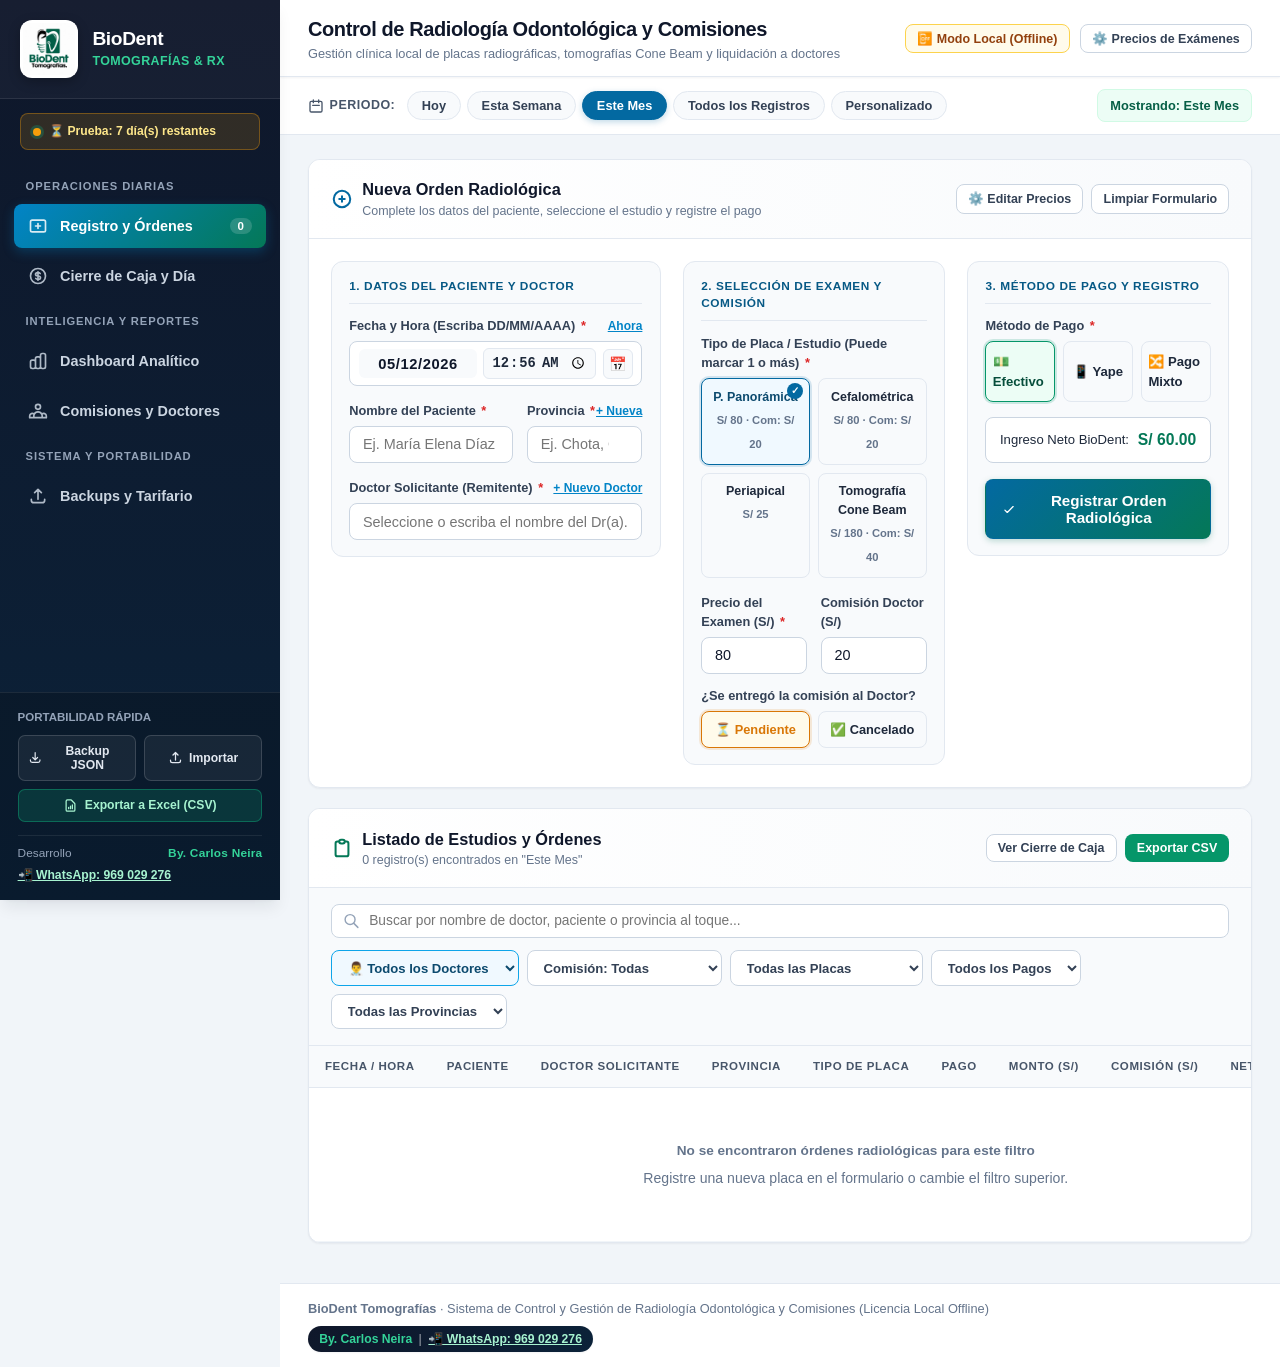
<file: index.html>
<!DOCTYPE html>
<html lang="es">
<head>
  <meta charset="UTF-8" />
  <meta name="viewport" content="width=device-width, initial-scale=1.0" />
  <title>BioDent Tomografías | Control de Radiología y Comisiones</title>
  <link rel="icon" type="image/jpeg" href="logo.jpg" />
  <link rel="stylesheet" href="styles.css" />
</head>
<body>
  <div class="app-shell">
    <!-- SIDEBAR DE NAVEGACIÓN -->
    <aside class="sidebar" id="sidebar">
      <div class="sidebar-brand">
        <div class="brand-logo-wrap">
          <img src="logo.jpg" alt="Logo BioDent Tomografías" />
        </div>
        <div class="brand-text">
          <h1>BioDent</h1>
          <span>Tomografías &amp; RX</span>
        </div>
      </div>

      <div class="offline-badge" id="sidebar-license-badge" style="cursor: pointer;" onclick="openLicenseModal()" title="Clic para ver o activar Licencia del Sistema">
        <span class="status-dot" id="sidebar-license-dot"></span>
        <span id="sidebar-license-text">⏳ Prueba: 7 días restantes</span>
      </div>

      <nav class="sidebar-nav">
        <div class="nav-section-label">Operaciones Diarias</div>
        <button class="nav-btn active" data-view="view-operations" onclick="switchView('view-operations')">
          <svg viewBox="0 0 24 24" fill="none" stroke="currentColor" stroke-width="2">
            <path d="M9 12h6m-3-3v6m-7 4h14a2 2 0 002-2V7a2 2 0 00-2-2H5a2 2 0 00-2 2v10a2 2 0 002 2z" stroke-linecap="round" stroke-linejoin="round"/>
          </svg>
          <span>Registro y Órdenes</span>
          <span class="badge-count" id="nav-count-records">0</span>
        </button>

        <button class="nav-btn" data-view="view-cash" onclick="switchView('view-cash')">
          <svg viewBox="0 0 24 24" fill="none" stroke="currentColor" stroke-width="2">
            <path d="M12 8c-1.657 0-3 .895-3 2s1.343 2 3 2 3 .895 3 2-1.343 2-3 2m0-8c1.11 0 2.08.402 2.599 1M12 8V7m0 1v8m0 0v1m0-1c-1.11 0-2.08-.402-2.599-1M21 12a9 9 0 11-18 0 9 9 0 0118 0z" stroke-linecap="round" stroke-linejoin="round"/>
          </svg>
          <span>Cierre de Caja y Día</span>
        </button>

        <div class="nav-section-label">Inteligencia y Reportes</div>
        <button class="nav-btn" data-view="view-analytics" onclick="switchView('view-analytics')">
          <svg viewBox="0 0 24 24" fill="none" stroke="currentColor" stroke-width="2">
            <path d="M9 19v-6a2 2 0 00-2-2H5a2 2 0 00-2 2v6a2 2 0 002 2h2a2 2 0 002-2zm0 0V9a2 2 0 012-2h2a2 2 0 012 2v10m-6 0a2 2 0 002 2h2a2 2 0 002-2m0 0V5a2 2 0 012-2h2a2 2 0 012 2v14a2 2 0 01-2 2h-2a2 2 0 01-2-2z" stroke-linecap="round" stroke-linejoin="round"/>
          </svg>
          <span>Dashboard Analítico</span>
        </button>

        <button class="nav-btn" data-view="view-doctors" onclick="switchView('view-doctors')">
          <svg viewBox="0 0 24 24" fill="none" stroke="currentColor" stroke-width="2">
            <path d="M17 20h5v-2a3 3 0 00-5.356-1.857M17 20H7m10 0v-2c0-.656-.126-1.283-.356-1.857M7 20H2v-2a3 3 0 015.356-1.857M7 20v-2c0-.656.126-1.283.356-1.857m0 0a5.002 5.002 0 019.288 0M15 7a3 3 0 11-6 0 3 3 0 016 0z" stroke-linecap="round" stroke-linejoin="round"/>
          </svg>
          <span>Comisiones y Doctores</span>
        </button>

        <div class="nav-section-label">Sistema y Portabilidad</div>
        <button class="nav-btn" data-view="view-utilities" onclick="switchView('view-utilities')">
          <svg viewBox="0 0 24 24" fill="none" stroke="currentColor" stroke-width="2">
            <path d="M4 16v1a3 3 0 003 3h10a3 3 0 003-3v-1m-4-8l-4-4m0 0L8 8m4-4v12" stroke-linecap="round" stroke-linejoin="round"/>
          </svg>
          <span>Backups y Tarifario</span>
        </button>
      </nav>

      <!-- ACCESOS RÁPIDOS DE PORTABILIDAD EN SIDEBAR -->
      <div class="sidebar-footer">
        <div style="font-size: 0.72rem; color: #94a3b8; font-weight: 700; text-transform: uppercase;">Portabilidad Rápida</div>
        <div class="sidebar-footer-actions">
          <button class="btn-sidebar-util" onclick="exportBackupJSON()" title="Descargar copia de seguridad JSON">
            <svg viewBox="0 0 24 24" fill="none" stroke="currentColor" stroke-width="2">
              <path d="M4 16v1a3 3 0 003 3h10a3 3 0 003-3v-1m-4-4l-4 4m0 0l-4-4m4 4V4" stroke-linecap="round" stroke-linejoin="round"/>
            </svg>
            Backup JSON
          </button>
          <button class="btn-sidebar-util" onclick="triggerImportJSON()" title="Restaurar desde archivo JSON">
            <svg viewBox="0 0 24 24" fill="none" stroke="currentColor" stroke-width="2">
              <path d="M4 16v1a3 3 0 003 3h10a3 3 0 003-3v-1m-4-8l-4-4m0 0L8 8m4-4v12" stroke-linecap="round" stroke-linejoin="round"/>
            </svg>
            Importar
          </button>
        </div>
        <button class="btn-sidebar-util" style="width: 100%; background: rgba(16, 185, 129, 0.18); border-color: rgba(16, 185, 129, 0.4); color: #a7f3d0;" onclick="exportFilteredCSV()">
          <svg viewBox="0 0 24 24" fill="none" stroke="currentColor" stroke-width="2">
            <path d="M9 17v-2m3 2v-4m3 4v-6m2 10H7a2 2 0 01-2-2V5a2 2 0 012-2h5.586a1 1 0 01.707.293l5.414 5.414a1 1 0 01.293.707V19a2 2 0 01-2 2z" stroke-linecap="round" stroke-linejoin="round"/>
          </svg>
          Exportar a Excel (CSV)
        </button>
        <input type="file" id="hidden-json-input" accept=".json,application/json,.csv,text/csv" style="display: none;" onchange="handleImportJSONFile(event)" />
        <div class="author-signature-sidebar" id="sig-sidebar" style="flex-direction: column; align-items: flex-start; gap: 3px;">
          <div style="display: flex; justify-content: space-between; width: 100%;">
            <span>Desarrollo</span>
            <strong>By. Carlos Neira</strong>
          </div>
          <a href="https://wa.me/51969029276?text=Hola%20Carlos%20Neira%2C%20solicito%20soporte%20o%20activaci%C3%B3n%20para%20el%20sistema%20BioDent%20Tomograf%C3%ADas." target="_blank" rel="noopener noreferrer" style="color: #a7f3d0; font-weight: 700; font-size: 0.76rem; text-decoration: underline; cursor: pointer;">
            📲 WhatsApp: 969 029 276
          </a>
        </div>
      </div>
    </aside>

    <!-- ÁREA PRINCIPAL -->
    <div class="main-area">
      <!-- BARRA SUPERIOR -->
      <header class="topbar">
        <div class="topbar-left">
          <button class="mobile-menu-btn" onclick="toggleMobileSidebar()" aria-label="Menú">
            <svg width="22" height="22" viewBox="0 0 24 24" fill="none" stroke="currentColor" stroke-width="2">
              <path d="M4 6h16M4 12h16M4 18h16" stroke-linecap="round" stroke-linejoin="round"/>
            </svg>
          </button>
          <div class="page-title">
            <h2 id="current-view-title">Control de Radiología Odontológica y Comisiones</h2>
            <p id="current-view-subtitle">Gestión clínica local de placas radiográficas, tomografías Cone Beam y liquidación a doctores</p>
          </div>
        </div>

        <div class="topbar-right">
          <button type="button" class="btn btn-outline btn-sm" id="cloud-sync-badge" onclick="forceCloudSyncNow()" title="Clic para sincronizar ahora con la nube" style="border-color: #a7f3d0; background: #ecfdf5; color: #065f46;">
            ☁️ Sincronizando...
          </button>
          <button class="btn btn-outline btn-sm" onclick="openTariffsModal()">
            ⚙️ Precios de Exámenes
          </button>
        </div>
      </header>

      <!-- BARRA GLOBAL DE FILTRO POR RANGO DE FECHAS -->
      <section class="date-filter-bar">
        <div class="quick-filters">
          <span class="filter-label">
            <svg width="16" height="16" viewBox="0 0 24 24" fill="none" stroke="currentColor" stroke-width="2">
              <path d="M8 7V3m8 4V3m-9 8h10M5 21h14a2 2 0 002-2V7a2 2 0 00-2-2H5a2 2 0 00-2 2v12a2 2 0 002 2z" stroke-linecap="round" stroke-linejoin="round"/>
            </svg>
            Periodo:
          </span>
          <button class="chip-btn" data-range="today" onclick="setDateRangeFilter('today')">Hoy</button>
          <button class="chip-btn" data-range="week" onclick="setDateRangeFilter('week')">Esta Semana</button>
          <button class="chip-btn active" data-range="month" onclick="setDateRangeFilter('month')">Este Mes</button>
          <button class="chip-btn" data-range="all" onclick="setDateRangeFilter('all')">Todos los Registros</button>
          <button class="chip-btn" data-range="custom" onclick="setDateRangeFilter('custom')">Personalizado</button>
        </div>

        <div class="custom-date-inputs" id="custom-date-box" style="display: none;">
          <label for="filter-date-start">Desde:</label>
          <div class="dmy-control dmy-compact" data-target="filter-date-start" data-has-time="false">
            <input type="text" class="dmy-text-input" placeholder="DD/MM/AAAA" maxlength="10" inputmode="numeric" autocomplete="off" onfocus="this.select()" oninput="onDmyTextInput('filter-date-start')" onblur="onDmyTextBlur('filter-date-start')" title="Escriba de corrido Día/Mes/Año (ej. 16112026)" />
            <button type="button" class="dmy-cal-btn" onclick="openNativePicker('filter-date-start')" title="Elegir en calendario">📅</button>
            <input type="date" id="filter-date-start" class="dmy-native-hidden" onchange="syncDmyFromInput('filter-date-start'); applyCustomDateRange();" />
          </div>

          <label for="filter-date-end">Hasta:</label>
          <div class="dmy-control dmy-compact" data-target="filter-date-end" data-has-time="false">
            <input type="text" class="dmy-text-input" placeholder="DD/MM/AAAA" maxlength="10" inputmode="numeric" autocomplete="off" onfocus="this.select()" oninput="onDmyTextInput('filter-date-end')" onblur="onDmyTextBlur('filter-date-end')" title="Escriba de corrido Día/Mes/Año (ej. 16112026)" />
            <button type="button" class="dmy-cal-btn" onclick="openNativePicker('filter-date-end')" title="Elegir en calendario">📅</button>
            <input type="date" id="filter-date-end" class="dmy-native-hidden" onchange="syncDmyFromInput('filter-date-end'); applyCustomDateRange();" />
          </div>
        </div>

        <div class="active-period-pill" id="active-period-label">Mostrando: Este Mes</div>
      </section>

      <!-- CONTENEDOR PRINCIPAL -->
      <main class="content-container">
        <!-- ===============================================================
             VISTA 1: REGISTRO DE NUEVAS PLACAS + TABLA PRINCIPAL INTERACTIVA
             =============================================================== -->
        <section id="view-operations" class="view-section active">
          <div class="operations-stack">
            <!-- MÓDULO 1: FORMULARIO DE REGISTRO DE NUEVAS PLACAS / ÓRDENES (DISEÑO LIMPIO EN 3 BLOQUES) -->
            <div class="card">
              <div class="card-header">
                <div class="card-header-title">
                  <svg width="22" height="22" viewBox="0 0 24 24" fill="none" stroke="var(--med-blue-700)" stroke-width="2.2">
                    <path d="M12 9v3m0 0v3m0-3h3m-3 0H9m12 0a9 9 0 11-18 0 9 9 0 0118 0z" stroke-linecap="round" stroke-linejoin="round"/>
                  </svg>
                  <div>
                    <h3>Nueva Orden Radiológica</h3>
                    <p>Complete los datos del paciente, seleccione el estudio y registre el pago</p>
                  </div>
                </div>
                <div style="display: flex; gap: 0.5rem;">
                  <button type="button" class="btn btn-outline btn-sm" onclick="openTariffsModal()">⚙️ Editar Precios</button>
                  <button type="button" class="btn btn-outline btn-sm" onclick="resetOrderForm()">Limpiar Formulario</button>
                </div>
              </div>

              <div class="card-body">
                <form id="order-form" onsubmit="handleSaveOrder(event)">
                  <div class="clean-order-grid">
                    <!-- BLOQUE 1: DATOS DEL PACIENTE Y REMITENTE -->
                    <div class="order-col-box">
                      <div class="order-col-title">
                        <span>1. Datos del Paciente y Doctor</span>
                      </div>

                      <div class="form-group">
                        <label class="form-label" for="inp-datetime">
                          <span>Fecha y Hora (Escriba DD/MM/AAAA) <span class="req">*</span></span>
                          <button type="button" class="label-action-btn" onclick="setNowToDateTimeInput('inp-datetime')">Ahora</button>
                        </label>
                        <div class="dmy-control" data-target="inp-datetime" data-has-time="true">
                          <input type="text" class="dmy-text-input" placeholder="DD/MM/AAAA" maxlength="10" inputmode="numeric" autocomplete="off" onfocus="this.select()" oninput="onDmyTextInput('inp-datetime')" onblur="onDmyTextBlur('inp-datetime')" title="Escriba de corrido Día/Mes/Año (ej. 16112026)" />
                          <input type="time" class="dmy-time" aria-label="Hora" onchange="onDmyTimeChange('inp-datetime')" />
                          <button type="button" class="dmy-cal-btn" onclick="openNativePicker('inp-datetime')" title="Abrir calendario">📅</button>
                          <input type="datetime-local" id="inp-datetime" class="dmy-native-hidden" required onchange="syncDmyFromInput('inp-datetime')" />
                        </div>
                      </div>

                      <div class="form-row" style="grid-template-columns: 1.35fr 0.95fr;">
                        <div class="form-group">
                          <label class="form-label" for="inp-patient">
                            <span>Nombre del Paciente <span class="req">*</span></span>
                          </label>
                          <input type="text" id="inp-patient" class="form-control" placeholder="Ej. María Elena Díaz Pérez" required autocomplete="off" />
                        </div>

                        <div class="form-group">
                          <label class="form-label" for="inp-province">
                            <span>Provincia <span class="req">*</span></span>
                            <button type="button" class="label-action-btn" onclick="openQuickAddModal('province')">+ Nueva</button>
                          </label>
                          <input type="text" id="inp-province" list="provinces-datalist" class="form-control" placeholder="Ej. Chota, Cutervo..." required autocomplete="off" />
                          <datalist id="provinces-datalist"></datalist>
                        </div>
                      </div>

                      <div class="form-group" style="margin-bottom: 0;">
                        <label class="form-label" for="inp-doctor">
                          <span>Doctor Solicitante (Remitente) <span class="req">*</span></span>
                          <button type="button" class="label-action-btn" onclick="openQuickAddModal('doctor')">+ Nuevo Doctor</button>
                        </label>
                        <input type="text" id="inp-doctor" list="doctors-datalist" class="form-control" placeholder="Seleccione o escriba el nombre del Dr(a)." required autocomplete="off" />
                        <datalist id="doctors-datalist"></datalist>
                      </div>
                    </div>

                    <!-- BLOQUE 2: EXAMEN RADIOLÓGICO Y COMISIÓN -->
                    <div class="order-col-box">
                      <div class="order-col-title">
                        <span>2. Selección de Examen y Comisión</span>
                      </div>

                      <div class="form-group">
                        <label class="form-label">
                          <span>Tipo de Placa / Estudio (Puede marcar 1 o más) <span class="req">*</span></span>
                        </label>
                        <div class="plate-selector" id="plate-selector-cards">
                          <div class="plate-option selected" data-plate="Panorámica" onclick="selectPlateType('Panorámica')">
                            <span class="plate-name">P. Panorámica</span>
                            <span class="plate-price-hint" id="hint-panoramica">S/ 80 · Com: S/ 20</span>
                          </div>
                          <div class="plate-option" data-plate="Cefalométrica" onclick="selectPlateType('Cefalométrica')">
                            <span class="plate-name">Cefalométrica</span>
                            <span class="plate-price-hint" id="hint-cefalometrica">S/ 80 · Com: S/ 20</span>
                          </div>
                          <div class="plate-option" data-plate="Periapical" onclick="selectPlateType('Periapical')">
                            <span class="plate-name">Periapical</span>
                            <span class="plate-price-hint" id="hint-periapical">S/ 25</span>
                          </div>
                          <div class="plate-option" data-plate="Tomografía Cone Beam" onclick="selectPlateType('Tomografía Cone Beam')">
                            <span class="plate-name">Tomografía Cone Beam</span>
                            <span class="plate-price-hint" id="hint-conebeam">S/ 180 · Com: S/ 40</span>
                          </div>
                        </div>
                        <input type="hidden" id="inp-plate-type" value="Panorámica" required />
                      </div>

                      <div class="form-row" id="price-comm-row">
                        <div class="form-group" style="margin-bottom: 0.75rem;">
                          <label class="form-label" for="inp-amount">
                            <span>Precio del Examen (S/) <span class="req">*</span></span>
                          </label>
                          <input type="number" step="0.50" min="0" id="inp-amount" class="form-control" placeholder="0.00" required oninput="handleTotalAmountChange()" />
                        </div>

                        <div class="form-group" id="commission-input-group" style="margin-bottom: 0.75rem;">
                          <label class="form-label" for="inp-commission">
                            <span>Comisión Doctor (S/)</span>
                          </label>
                          <input type="number" step="0.50" min="0" id="inp-commission" class="form-control" placeholder="0.00" required oninput="updateNetPreview()" />
                        </div>
                      </div>

                      <!-- Estado de la Comisión al Doctor (Se oculta en Periapical) -->
                      <div class="form-group" id="form-comm-status-group" style="margin-bottom: 0;">
                        <label class="form-label">
                          <span>¿Se entregó la comisión al Doctor?</span>
                        </label>
                        <div class="comm-status-selector">
                          <div class="comm-status-opt pending selected" id="comm-opt-pending" onclick="selectFormCommissionStatus(false)">
                            ⏳ Pendiente
                          </div>
                          <div class="comm-status-opt paid" id="comm-opt-paid" onclick="selectFormCommissionStatus(true)">
                            ✅ Cancelado
                          </div>
                        </div>
                        <input type="hidden" id="inp-comm-paid" value="false" />
                      </div>
                    </div>

                    <!-- BLOQUE 3: MÉTODO DE PAGO Y CONFIRMACIÓN -->
                    <div class="order-col-box">
                      <div class="order-col-title">
                        <span>3. Método de Pago y Registro</span>
                      </div>

                      <div class="form-group">
                        <label class="form-label">
                          <span>Método de Pago <span class="req">*</span></span>
                        </label>
                        <div class="payment-selector">
                          <div class="payment-option efectivo selected" id="pay-opt-efectivo" onclick="selectPaymentMethod('Efectivo')">
                            <span>💵 Efectivo</span>
                          </div>
                          <div class="payment-option yape" id="pay-opt-yape" onclick="selectPaymentMethod('Yape')">
                            <span>📱 Yape</span>
                          </div>
                          <div class="payment-option mixto" id="pay-opt-mixto" onclick="selectPaymentMethod('Mixto')">
                            <span>🔀 Pago Mixto</span>
                          </div>
                        </div>
                        <input type="hidden" id="inp-payment-method" value="Efectivo" required />

                        <!-- Desglose de Pago Mixto (Efectivo + Yape) -->
                        <div class="mixed-payment-box" id="mixed-payment-box" style="display: none;">
                          <div style="font-size: 0.75rem; font-weight: 700; color: var(--med-blue-800); margin-bottom: 0.4rem;">
                            Desglose de Pago Mixto:
                          </div>
                          <div class="form-row">
                            <div>
                              <label class="form-label" style="font-size: 0.74rem;">💵 Efectivo (S/)</label>
                              <input type="number" step="0.50" min="0" id="inp-mix-efectivo" class="form-control" placeholder="0.00" oninput="handleMixSplitInput('efectivo')" />
                            </div>
                            <div>
                              <label class="form-label" style="font-size: 0.74rem;">📱 Yape (S/)</label>
                              <input type="number" step="0.50" min="0" id="inp-mix-yape" class="form-control" placeholder="0.00" oninput="handleMixSplitInput('yape')" />
                            </div>
                          </div>
                        </div>
                      </div>

                      <div class="net-preview-box" style="background: #ffffff; border-style: solid;">
                        <span>Ingreso Neto BioDent:</span>
                        <strong id="order-net-preview">S/ 60.00</strong>
                      </div>

                      <button type="submit" class="btn btn-primary btn-block">
                        <svg viewBox="0 0 24 24" fill="none" stroke="currentColor" stroke-width="2.2">
                          <path d="M5 13l4 4L19 7" stroke-linecap="round" stroke-linejoin="round"/>
                        </svg>
                        Registrar Orden Radiológica
                      </button>
                    </div>
                  </div>
                </form>
              </div>
            </div>

            <!-- MÓDULO 2: LISTADO Y GESTIÓN DE REGISTROS (TABLA PRINCIPAL A ANCHO COMPLETO) -->
            <div class="card">
              <div class="card-header">
                <div class="card-header-title">
                  <svg width="22" height="22" viewBox="0 0 24 24" fill="none" stroke="var(--brand-emerald-700)" stroke-width="2.2">
                    <path d="M9 5H7a2 2 0 00-2 2v12a2 2 0 002 2h10a2 2 0 002-2V7a2 2 0 00-2-2h-2M9 5a2 2 0 002 2h2a2 2 0 002-2M9 5a2 2 0 012-2h2a2 2 0 012 2" stroke-linecap="round" stroke-linejoin="round"/>
                  </svg>
                  <div>
                    <h3>Listado de Estudios y Órdenes</h3>
                    <p id="table-results-subtitle">Mostrando registros del periodo seleccionado</p>
                  </div>
                </div>

                <div style="display: flex; gap: 0.5rem;">
                  <button class="btn btn-outline btn-sm" onclick="switchView('view-cash')">
                    Ver Cierre de Caja
                  </button>
                  <button class="btn btn-emerald btn-sm" onclick="exportFilteredCSV()">
                    Exportar CSV
                  </button>
                </div>
              </div>

              <!-- Barra de Búsqueda en Tiempo Real y Filtros en Una Sola Línea -->
              <div class="table-toolbar">
                <div class="search-box">
                  <svg viewBox="0 0 24 24" fill="none" stroke="currentColor" stroke-width="2">
                    <path d="M21 21l-6-6m2-5a7 7 0 11-14 0 7 7 0 0114 0z" stroke-linecap="round" stroke-linejoin="round"/>
                  </svg>
                  <input type="text" id="search-input" placeholder="Buscar por nombre de doctor, paciente o provincia al toque..." oninput="renderAll()" />
                </div>

                <div class="toolbar-selects">
                  <select id="filter-doctor" onchange="renderAll()" style="border-color: var(--med-blue-500); background: var(--med-blue-50); color: var(--med-blue-900);">
                    <option value="ALL">👨‍⚕️ Todos los Doctores</option>
                  </select>

                  <select id="filter-comm-status" onchange="renderAll()">
                    <option value="ALL">Comisión: Todas</option>
                    <option value="PENDING">⏳ Comisión Pendiente</option>
                    <option value="PAID">✅ Comisión Cancelada</option>
                  </select>

                  <select id="filter-plate" onchange="renderAll()">
                    <option value="ALL">Todas las Placas</option>
                    <option value="Panorámica">P. Panorámica</option>
                    <option value="Cefalométrica">Cefalométrica</option>
                    <option value="Periapical">Periapical</option>
                    <option value="Tomografía Cone Beam">Tomografía Cone Beam</option>
                  </select>

                  <select id="filter-payment" onchange="renderAll()">
                    <option value="ALL">Todos los Pagos</option>
                    <option value="Efectivo">💵 Efectivo</option>
                    <option value="Yape">📱 Yape</option>
                    <option value="Mixto">🔀 Pago Mixto</option>
                  </select>

                  <select id="filter-province" onchange="renderAll()">
                    <option value="ALL">Todas las Provincias</option>
                  </select>
                </div>
              </div>

              <!-- Resumen Rápido cuando se filtra o selecciona un Doctor -->
              <div id="doctor-filter-banner" class="doctor-filter-banner" style="display: none;"></div>

              <!-- Tabla Interactiva -->
              <div class="table-responsive">
                <table class="data-table">
                  <thead>
                    <tr>
                      <th>Fecha / Hora</th>
                      <th>Paciente</th>
                      <th>Doctor Solicitante</th>
                      <th>Provincia</th>
                      <th>Tipo de Placa</th>
                      <th>Pago</th>
                      <th style="text-align: right;">Monto (S/)</th>
                      <th style="text-align: right;">Comisión (S/)</th>
                      <th style="text-align: right;">Neto (S/)</th>
                      <th style="text-align: center;">Acciones</th>
                    </tr>
                  </thead>
                  <tbody id="records-tbody"></tbody>
                  <tfoot id="records-tfoot"></tfoot>
                </table>
              </div>
            </div>
          </div>
        </section>

        <!-- ===============================================================
             VISTA 2: CIERRE DE CAJA Y PRODUCCIÓN TOTAL DEL DÍA / PERIODO
             =============================================================== -->
        <section id="view-cash" class="view-section">
          <div class="card" style="margin-bottom: 1.35rem;">
            <div class="card-header" style="padding: 1.35rem 1.6rem;">
              <div class="card-header-title" style="gap: 1.25rem;">
                <img src="logo.jpg" alt="BioDent Tomografías" class="report-header-logo" />
                <div>
                  <h3 id="cash-report-title" style="font-size: 1.45rem; font-weight: 900; letter-spacing: 0.02em; color: var(--slate-900); text-transform: uppercase;">INFORME DEL MES</h3>
                  <p id="cash-period-subtitle" style="font-size: 0.9rem; font-weight: 600; color: var(--slate-600); margin-top: 0.25rem;">Periodo evaluado: Este Mes · Total de estudios: 0</p>
                </div>
              </div>
              <div class="no-print" style="display: flex; gap: 0.5rem;">
                <button class="btn btn-outline btn-sm" onclick="setDateRangeFilter('today')">Ver Informe del Día</button>
                <button class="btn btn-primary btn-sm" onclick="window.print()">
                  <svg viewBox="0 0 24 24" fill="none" stroke="currentColor" stroke-width="2">
                    <path d="M17 17h2a2 2 0 002-2v-4a2 2 0 00-2-2H5a2 2 0 00-2 2v4a2 2 0 002 2h2m2 4h6a2 2 0 002-2v-4a2 2 0 00-2-2H9a2 2 0 00-2 2v4a2 2 0 002 2zm8-12V5a2 2 0 00-2-2H9a2 2 0 00-2 2v4h10z" stroke-linecap="round" stroke-linejoin="round"/>
                  </svg>
                  Imprimir Informe
                </button>
              </div>
            </div>

            <div class="card-body">
              <!-- RESUMEN DESTACADO DE CANTIDADES DE PLACAS PARA EL INFORME IMPRESO -->
              <div class="report-exam-counts-grid" id="cash-exam-counts-strip"></div>

              <div class="cash-grid">
                <!-- Columna 1: Balance General de Caja -->
                <div class="card" style="border-color: var(--slate-200);">
                  <div class="card-header">
                    <div class="card-header-title">
                      <h3>1. Balance Financiero del Periodo</h3>
                    </div>
                  </div>
                  <div class="card-body">
                    <div class="breakdown-list" id="cash-financial-summary"></div>
                  </div>
                </div>

                <!-- Columna 2: Desglose por Método de Pago (Efectivo vs Yape) -->
                <div class="card" style="border-color: var(--slate-200);">
                  <div class="card-header">
                    <div class="card-header-title">
                      <h3>2. Arqueo por Método de Pago</h3>
                    </div>
                  </div>
                  <div class="card-body">
                    <div class="breakdown-list" id="cash-payment-breakdown"></div>
                  </div>
                </div>

                <!-- Columna 3: Estudios Realizados por Tipo de Placa -->
                <div class="card" style="border-color: var(--slate-200);">
                  <div class="card-header">
                    <div class="card-header-title">
                      <h3>3. Estudios Realizados por Tipo de Placa</h3>
                    </div>
                  </div>
                  <div class="card-body">
                    <div class="breakdown-list" id="cash-plate-breakdown"></div>
                  </div>
                </div>
              </div>
            </div>
          </div>

          <!-- PIE DE PÁGINA OFICIAL DEL REPORTE (FUERA DEL CUADRO, AL FINAL DE LA HOJA) -->
          <div class="report-print-footer">
            REPORTE GENERADO POR SYSTEM BIODENT BY CARLOS NEIRA
          </div>
        </section>

        <!-- ===============================================================
             VISTA 3: REPORTES AVANZADOS Y ESTADÍSTICAS (DASHBOARD ANALÍTICO)
             =============================================================== -->
        <section id="view-analytics" class="view-section">
          <!-- TARJETAS DE RESUMEN FINANCIERO EN EL DASHBOARD ANALÍTICO -->
          <div class="kpi-grid">
            <div class="kpi-card">
              <div class="kpi-header">
                <span class="kpi-title">Producción Total</span>
                <div class="kpi-icon">
                  <svg width="20" height="20" viewBox="0 0 24 24" fill="none" stroke="currentColor" stroke-width="2">
                    <path d="M12 8c-1.657 0-3 .895-3 2s1.343 2 3 2 3 .895 3 2-1.343 2-3 2m0-8c1.11 0 2.08.402 2.599 1M12 8V7m0 1v8m0 0v1m0-1c-1.11 0-2.08-.402-2.599-1M21 12a9 9 0 11-18 0 9 9 0 0118 0z" stroke-linecap="round" stroke-linejoin="round"/>
                  </svg>
                </div>
              </div>
              <div class="kpi-value" id="kpi-total-prod">S/ 0.00</div>
              <div class="kpi-sub">
                <span id="kpi-studies-count">0 estudios realizados</span>
              </div>
            </div>

            <div class="kpi-card purple">
              <div class="kpi-header">
                <span class="kpi-title">Efectivo vs. Yape</span>
                <div class="kpi-icon">
                  <svg width="20" height="20" viewBox="0 0 24 24" fill="none" stroke="currentColor" stroke-width="2">
                    <path d="M3 10h18M7 15h1m4 0h1m-7 4h12a3 3 0 003-3V8a3 3 0 00-3-3H6a3 3 0 00-3 3v8a3 3 0 003 3z" stroke-linecap="round" stroke-linejoin="round"/>
                  </svg>
                </div>
              </div>
              <div class="kpi-value" style="font-size: 1.25rem;" id="kpi-pay-split">Efec: S/ 0 | Yape: S/ 0</div>
              <div class="kpi-sub" id="kpi-pay-counts">0 en Efectivo · 0 en Yape</div>
            </div>

            <div class="kpi-card amber">
              <div class="kpi-header">
                <span class="kpi-title">Comisiones a Doctores</span>
                <div class="kpi-icon">
                  <svg width="20" height="20" viewBox="0 0 24 24" fill="none" stroke="currentColor" stroke-width="2">
                    <path d="M17 20h5v-2a3 3 0 00-5.356-1.857M17 20H7m10 0v-2c0-.656-.126-1.283-.356-1.857M7 20H2v-2a3 3 0 015.356-1.857M7 20v-2c0-.656.126-1.283.356-1.857m0 0a5.002 5.002 0 019.288 0M15 7a3 3 0 11-6 0 3 3 0 016 0z" stroke-linecap="round" stroke-linejoin="round"/>
                  </svg>
                </div>
              </div>
              <div class="kpi-value" id="kpi-total-comm">S/ 0.00</div>
              <div class="kpi-sub" id="kpi-comm-status">Pendiente: S/ 0.00</div>
            </div>

            <div class="kpi-card emerald">
              <div class="kpi-header">
                <span class="kpi-title">Utilidad Neta BioDent</span>
                <div class="kpi-icon">
                  <svg width="20" height="20" viewBox="0 0 24 24" fill="none" stroke="currentColor" stroke-width="2">
                    <path d="M13 7h8m0 0v8m0-8l-8 8-4-4-6 6" stroke-linecap="round" stroke-linejoin="round"/>
                  </svg>
                </div>
              </div>
              <div class="kpi-value" style="color: var(--brand-emerald-700);" id="kpi-net-profit">S/ 0.00</div>
              <div class="kpi-sub" id="kpi-profit-margin">Producción - Comisiones (0%)</div>
            </div>
          </div>

          <div class="analytics-grid">
            <!-- Ranking de Doctores -->
            <div class="card">
              <div class="card-header">
                <div class="card-header-title">
                  <svg width="20" height="20" viewBox="0 0 24 24" fill="none" stroke="var(--med-blue-700)" stroke-width="2">
                    <path d="M16 7a4 4 0 11-8 0 4 4 0 018 0zM12 14a7 7 0 00-7 7h14a7 7 0 00-7-7z" stroke-linecap="round" stroke-linejoin="round"/>
                  </svg>
                  <div>
                    <h3>Ranking de Doctores Solicitantes</h3>
                    <p>Ordenado por volumen de pacientes y monto generado</p>
                  </div>
                </div>
              </div>
              <div class="card-body" id="analytics-doctors-ranking"></div>
            </div>

            <!-- Tipo de Placa más Vendida -->
            <div class="card">
              <div class="card-header">
                <div class="card-header-title">
                  <svg width="20" height="20" viewBox="0 0 24 24" fill="none" stroke="var(--brand-emerald-700)" stroke-width="2">
                    <path d="M11 3.055A9.001 9.001 0 1020.945 13H11V3.055z" stroke-linecap="round" stroke-linejoin="round"/>
                    <path d="M20.488 9H15V3.512A9.025 9.025 0 0120.488 9z" stroke-linecap="round" stroke-linejoin="round"/>
                  </svg>
                  <div>
                    <h3>Tipo de Placa más Vendida</h3>
                    <p>Distribución porcentual, cantidad e ingresos por estudio</p>
                  </div>
                </div>
              </div>
              <div class="card-body" id="analytics-plates-chart"></div>
            </div>

            <!-- Distribución por Provincias -->
            <div class="card">
              <div class="card-header">
                <div class="card-header-title">
                  <svg width="20" height="20" viewBox="0 0 24 24" fill="none" stroke="var(--med-blue-700)" stroke-width="2">
                    <path d="M17.657 16.657L13.414 20.9a1.998 1.998 0 01-2.827 0l-4.244-4.243a8 8 0 1111.314 0z" stroke-linecap="round" stroke-linejoin="round"/>
                    <path d="M15 11a3 3 0 11-6 0 3 3 0 016 0z" stroke-linecap="round" stroke-linejoin="round"/>
                  </svg>
                  <div>
                    <h3>Distribución Geográfica por Provincias</h3>
                    <p>Procedencia de pacientes (Chota, Cutervo, Jaén, Piura, etc.)</p>
                  </div>
                </div>
              </div>
              <div class="card-body" id="analytics-provinces-chart"></div>
            </div>

            <!-- Métricas Financieras de Rendimiento -->
            <div class="card">
              <div class="card-header">
                <div class="card-header-title">
                  <svg width="20" height="20" viewBox="0 0 24 24" fill="none" stroke="var(--brand-emerald-700)" stroke-width="2">
                    <path d="M7 12l3-3 3 3 4-4M8 21l4-4 4 4M3 4h18M4 4h16v12a1 1 0 01-1 1H5a1 1 0 01-1-1V4z" stroke-linecap="round" stroke-linejoin="round"/>
                  </svg>
                  <div>
                    <h3>Métricas Financieras y Rendimiento Diario</h3>
                    <p>Evolución de ingresos, comisiones y ticket promedio</p>
                  </div>
                </div>
              </div>
              <div class="card-body" id="analytics-financial-metrics"></div>
            </div>
          </div>
        </section>

        <!-- ===============================================================
             VISTA 4: DIRECTORIO DE DOCTORES Y LIQUIDACIÓN DE COMISIONES
             =============================================================== -->
        <section id="view-doctors" class="view-section">
          <div class="card">
            <div class="card-header">
              <div class="card-header-title">
                <div>
                  <h3>Control de Comisiones por Doctor Solicitante</h3>
                  <p>Gestione pagos de comisiones pendientes o liquidadas en el periodo</p>
                </div>
              </div>
              <button class="btn btn-primary btn-sm" onclick="openQuickAddModal('doctor')">+ Registrar Doctor Frecuente</button>
            </div>
            <div class="table-responsive">
              <table class="data-table">
                <thead>
                  <tr>
                    <th>Doctor Solicitante</th>
                    <th style="text-align: center;">Total Órdenes</th>
                    <th>Detalle de Placas</th>
                    <th style="text-align: right;">Producción Total (S/)</th>
                    <th style="text-align: right;">Comisión Pagada (S/)</th>
                    <th style="text-align: right;">Comisión Pendiente (S/)</th>
                    <th style="text-align: center;">Acción Rápida</th>
                  </tr>
                </thead>
                <tbody id="doctors-commissions-tbody"></tbody>
              </table>
            </div>
          </div>
        </section>

        <!-- ===============================================================
             VISTA 5: UTILIDADES, PORTABILIDAD Y TARIFARIO
             =============================================================== -->
        <section id="view-utilities" class="view-section">
          <div class="analytics-grid">
            <!-- Portabilidad Offline: Backup / Restore / CSV -->
            <div class="card">
              <div class="card-header">
                <div class="card-header-title">
                  <div>
                    <h3>Portabilidad y Respaldo (Modo Sin Conexión)</h3>
                    <p>Lleve su base de datos a cualquier otra laptop o exporte hojas de cálculo</p>
                  </div>
                </div>
              </div>
              <div class="card-body">
                <div class="breakdown-list">
                  <div class="breakdown-item">
                    <div>
                      <strong>Exportar Datos (Backup JSON)</strong>
                      <p style="font-size: 0.8rem; color: var(--slate-500);">Descarga un archivo JSON con todos los registros, doctores, provincias y tarifas.</p>
                    </div>
                    <button class="btn btn-primary" onclick="exportBackupJSON()">Descargar JSON</button>
                  </div>

                  <div class="breakdown-item">
                    <div>
                      <strong>Importar Datos (Restaurar JSON)</strong>
                      <p style="font-size: 0.8rem; color: var(--slate-500);">Cargue un respaldo JSON previo para sincronizar o restaurar información en esta laptop.</p>
                    </div>
                    <button class="btn btn-outline" onclick="triggerImportJSON()">Cargar Archivo JSON</button>
                  </div>

                  <div class="breakdown-item">
                    <div>
                      <strong>Exportar a Excel (CSV)</strong>
                      <p style="font-size: 0.8rem; color: var(--slate-500);">Descarga la tabla filtrada actual compatible directamente con Microsoft Excel.</p>
                    </div>
                    <button class="btn btn-emerald" onclick="exportFilteredCSV()">Exportar Excel (CSV)</button>
                  </div>

                  <div class="breakdown-item" style="border-color: #fecaca; background: var(--danger-50);">
                    <div>
                      <strong style="color: var(--danger-600);">Reiniciar Sistema en Cero</strong>
                      <p style="font-size: 0.8rem; color: var(--slate-600);">Elimina todos los registros y doctores de prueba para empezar desde cero.</p>
                    </div>
                    <button class="btn btn-danger" onclick="resetAllDataToZero()">Dejar en Cero</button>
                  </div>
                </div>
              </div>
            </div>

            <!-- Configuración de Precios y Comisiones Sugeridas -->
            <div class="card">
              <div class="card-header">
                <div class="card-header-title">
                  <div>
                    <h3>Tarifario Base y Comisiones Sugeridas</h3>
                    <p>Se autocompletan al elegir el tipo de placa (100% editables en cada orden)</p>
                  </div>
                </div>
              </div>
              <div class="card-body">
                <form onsubmit="saveTariffsConfig(event)">
                  <div class="form-row">
                    <div class="form-group">
                      <label class="form-label">P. Panorámica - Precio (S/)</label>
                      <input type="number" step="0.5" id="cfg-price-panoramica" class="form-control" required />
                    </div>
                    <div class="form-group">
                      <label class="form-label">P. Panorámica - Comisión (S/)</label>
                      <input type="number" step="0.5" id="cfg-comm-panoramica" class="form-control" required />
                    </div>
                  </div>

                  <div class="form-row">
                    <div class="form-group">
                      <label class="form-label">Cefalométrica - Precio (S/)</label>
                      <input type="number" step="0.5" id="cfg-price-cefalometrica" class="form-control" required />
                    </div>
                    <div class="form-group">
                      <label class="form-label">Cefalométrica - Comisión (S/)</label>
                      <input type="number" step="0.5" id="cfg-comm-cefalometrica" class="form-control" required />
                    </div>
                  </div>

                  <div class="form-row">
                    <div class="form-group">
                      <label class="form-label">Periapical - Precio (S/)</label>
                      <input type="number" step="0.5" id="cfg-price-periapical" class="form-control" required />
                    </div>
                    <div class="form-group">
                      <label class="form-label">Periapical - Comisión</label>
                      <input type="text" id="cfg-comm-periapical" class="form-control" value="Sin comisión (S/ 0.00)" disabled style="background: var(--slate-100); color: var(--slate-500);" />
                    </div>
                  </div>

                  <div class="form-row">
                    <div class="form-group">
                      <label class="form-label">Tomografía Cone Beam - Precio (S/)</label>
                      <input type="number" step="0.5" id="cfg-price-conebeam" class="form-control" required />
                    </div>
                    <div class="form-group">
                      <label class="form-label">Tomografía Cone Beam - Comisión (S/)</label>
                      <input type="number" step="0.5" id="cfg-comm-conebeam" class="form-control" required />
                    </div>
                  </div>

                  <button type="submit" class="btn btn-primary">Guardar Tarifas Predeterminadas</button>
                </form>
              </div>
            </div>
          </div>
        </section>
      </main>

      <!-- PIE DE PÁGINA OFICIAL CON AUTORÍA PROTEGIDA -->
      <footer class="app-footer" id="sig-footer">
        <div>
          <strong>BioDent Tomografías</strong> · Sistema de Control y Gestión de Radiología Odontológica y Comisiones (Licencia Local Offline)
        </div>
        <div class="author-pill" id="sig-author-badge">
          <span>By. Carlos Neira</span>
          <span style="color: #fff; opacity: 0.4;">|</span>
          <a href="https://wa.me/51969029276?text=Hola%20Carlos%20Neira%2C%20solicito%20soporte%20o%20activaci%C3%B3n%20para%20el%20sistema%20BioDent%20Tomograf%C3%ADas." target="_blank" rel="noopener noreferrer" style="color: #a7f3d0; text-decoration: underline; cursor: pointer;">
            📲 WhatsApp: 969 029 276
          </a>
        </div>
      </footer>
    </div>
  </div>

  <!-- MODAL DE EDICIÓN DE REGISTRO -->
  <div class="modal-backdrop" id="edit-modal">
    <div class="modal-box">
      <div class="modal-header">
        <h3>Editar Registro Radiológico</h3>
        <button class="icon-btn" onclick="closeModal('edit-modal')">✕</button>
      </div>
      <form id="edit-form" onsubmit="handleUpdateOrder(event)">
        <div class="modal-body">
          <input type="hidden" id="edit-id" />
          <div class="form-group">
            <label class="form-label">Fecha y Hora (Escriba DD/MM/AAAA)</label>
            <div class="dmy-control" data-target="edit-datetime" data-has-time="true">
              <input type="text" class="dmy-text-input" placeholder="DD/MM/AAAA" maxlength="10" inputmode="numeric" autocomplete="off" onfocus="this.select()" oninput="onDmyTextInput('edit-datetime')" onblur="onDmyTextBlur('edit-datetime')" title="Escriba de corrido Día/Mes/Año (ej. 16112026)" />
              <input type="time" class="dmy-time" aria-label="Hora" onchange="onDmyTimeChange('edit-datetime')" />
              <button type="button" class="dmy-cal-btn" onclick="openNativePicker('edit-datetime')" title="Abrir calendario">📅</button>
              <input type="datetime-local" id="edit-datetime" class="dmy-native-hidden" required onchange="syncDmyFromInput('edit-datetime')" />
            </div>
          </div>
          <div class="form-group">
            <label class="form-label">Nombre del Paciente</label>
            <input type="text" id="edit-patient" class="form-control" required />
          </div>
          <div class="form-row">
            <div class="form-group">
              <label class="form-label">Doctor Solicitante</label>
              <input type="text" id="edit-doctor" list="doctors-datalist" class="form-control" required />
            </div>
            <div class="form-group">
              <label class="form-label">Provincia de Procedencia</label>
              <input type="text" id="edit-province" list="provinces-datalist" class="form-control" required />
            </div>
          </div>
          <div class="form-group">
            <label class="form-label">Tipo de Placa / Estudio (Puede marcar 1 o más)</label>
            <div class="plate-selector" id="edit-plate-selector-cards">
              <div class="plate-option" data-plate="Panorámica" onclick="toggleEditPlateType('Panorámica')">
                <span class="plate-name">P. Panorámica</span>
              </div>
              <div class="plate-option" data-plate="Cefalométrica" onclick="toggleEditPlateType('Cefalométrica')">
                <span class="plate-name">Cefalométrica</span>
              </div>
              <div class="plate-option" data-plate="Periapical" onclick="toggleEditPlateType('Periapical')">
                <span class="plate-name">Periapical</span>
              </div>
              <div class="plate-option" data-plate="Tomografía Cone Beam" onclick="toggleEditPlateType('Tomografía Cone Beam')">
                <span class="plate-name">Tomografía Cone Beam</span>
              </div>
            </div>
            <input type="hidden" id="edit-plate" value="Panorámica" />
          </div>
          <div class="form-group">
            <label class="form-label">Método de Pago</label>
            <select id="edit-payment" class="form-control" required onchange="handleEditPaymentChange()">
              <option value="Efectivo">💵 Efectivo</option>
              <option value="Yape">📱 Yape</option>
              <option value="Mixto">🔀 Pago Mixto (Efectivo + Yape)</option>
            </select>
          </div>
          <div class="form-row">
            <div class="form-group">
              <label class="form-label">Monto Total Pagado (S/)</label>
              <input type="number" step="0.50" min="0" id="edit-amount" class="form-control" required oninput="handleEditAmountChange()" />
            </div>
            <div class="form-group">
              <label class="form-label">Comisión al Doctor (S/)</label>
              <input type="number" step="0.50" min="0" id="edit-commission" class="form-control" required />
            </div>
          </div>
          <div class="mixed-payment-box" id="edit-mixed-box" style="display: none; margin-bottom: 0.95rem;">
            <div style="font-size: 0.76rem; font-weight: 700; color: var(--med-blue-800); margin-bottom: 0.45rem;">
              Desglose de Pago Mixto:
            </div>
            <div class="form-row">
              <div>
                <label class="form-label" style="font-size: 0.75rem;">💵 Monto Efectivo (S/)</label>
                <input type="number" step="0.50" min="0" id="edit-mix-efectivo" class="form-control" oninput="handleEditMixSplit('efectivo')" />
              </div>
              <div>
                <label class="form-label" style="font-size: 0.75rem;">📱 Monto Yape (S/)</label>
                <input type="number" step="0.50" min="0" id="edit-mix-yape" class="form-control" oninput="handleEditMixSplit('yape')" />
              </div>
            </div>
          </div>
          <div class="form-group" id="edit-comm-status-group">
            <label class="form-label">Estado de Comisión al Doctor</label>
            <select id="edit-comm-paid" class="form-control">
              <option value="false">⏳ Pendiente (No entregada al doctor)</option>
              <option value="true">✅ Cancelado (Comisión entregada al doctor)</option>
            </select>
          </div>
        </div>
        <div class="modal-footer">
          <button type="button" class="btn btn-outline" onclick="closeModal('edit-modal')">Cancelar</button>
          <button type="submit" class="btn btn-primary">Guardar Cambios</button>
        </div>
      </form>
    </div>
  </div>

  <!-- MODAL RÁPIDO PARA EDITAR PRECIOS DE LOS EXÁMENES -->
  <div class="modal-backdrop" id="tariffs-modal">
    <div class="modal-box" style="max-width: 480px;">
      <div class="modal-header">
        <h3>⚙️ Editar Precios de Exámenes y Comisiones</h3>
        <button class="icon-btn" onclick="closeModal('tariffs-modal')">✕</button>
      </div>
      <form onsubmit="handleQuickTariffsSave(event)">
        <div class="modal-body">
          <div class="form-row">
            <div class="form-group">
              <label class="form-label">P. Panorámica - Precio (S/)</label>
              <input type="number" step="0.5" id="modal-price-panoramica" class="form-control" required />
            </div>
            <div class="form-group">
              <label class="form-label">P. Panorámica - Comisión (S/)</label>
              <input type="number" step="0.5" id="modal-comm-panoramica" class="form-control" required />
            </div>
          </div>

          <div class="form-row">
            <div class="form-group">
              <label class="form-label">Cefalométrica - Precio (S/)</label>
              <input type="number" step="0.5" id="modal-price-cefalometrica" class="form-control" required />
            </div>
            <div class="form-group">
              <label class="form-label">Cefalométrica - Comisión (S/)</label>
              <input type="number" step="0.5" id="modal-comm-cefalometrica" class="form-control" required />
            </div>
          </div>

          <div class="form-row">
            <div class="form-group">
              <label class="form-label">Periapical - Precio (S/)</label>
              <input type="number" step="0.5" id="modal-price-periapical" class="form-control" required />
            </div>
            <div class="form-group">
              <label class="form-label">Periapical - Comisión</label>
              <input type="text" class="form-control" value="Sin comisión (S/ 0.00)" disabled style="background: var(--slate-100); color: var(--slate-500);" />
            </div>
          </div>

          <div class="form-row">
            <div class="form-group">
              <label class="form-label">Tomografía Cone Beam - Precio (S/)</label>
              <input type="number" step="0.5" id="modal-price-conebeam" class="form-control" required />
            </div>
            <div class="form-group">
              <label class="form-label">Tomografía Cone Beam - Comisión (S/)</label>
              <input type="number" step="0.5" id="modal-comm-conebeam" class="form-control" required />
            </div>
          </div>
        </div>
        <div class="modal-footer">
          <button type="button" class="btn btn-outline" onclick="closeModal('tariffs-modal')">Cancelar</button>
          <button type="submit" class="btn btn-primary">Guardar Precios</button>
        </div>
      </form>
    </div>
  </div>

  <!-- MODAL DE CONFIRMACIÓN DE ELIMINACIÓN -->
  <div class="modal-backdrop" id="delete-modal">
    <div class="modal-box" style="max-width: 430px;">
      <div class="modal-header">
        <h3>Confirmar Eliminación</h3>
        <button class="icon-btn" onclick="closeModal('delete-modal')">✕</button>
      </div>
      <div class="modal-body">
        <p id="delete-modal-text" style="font-size: 0.92rem; color: var(--slate-700);">
          ¿Está seguro que desea eliminar este registro radiológico? Esta acción actualizará la caja y las comisiones inmediatamente.
        </p>
      </div>
      <div class="modal-footer">
        <button type="button" class="btn btn-outline" onclick="closeModal('delete-modal')">Cancelar</button>
        <button type="button" class="btn btn-danger" id="confirm-delete-btn">Sí, Eliminar Registro</button>
      </div>
    </div>
  </div>

  <!-- MODAL PARA AGREGAR DOCTOR O PROVINCIA RÁPIDAMENTE -->
  <div class="modal-backdrop" id="quick-add-modal">
    <div class="modal-box" style="max-width: 420px;">
      <div class="modal-header">
        <h3 id="quick-add-title">Agregar Nuevo</h3>
        <button class="icon-btn" onclick="closeModal('quick-add-modal')">✕</button>
      </div>
      <form onsubmit="handleQuickAddSubmit(event)">
        <div class="modal-body">
          <input type="hidden" id="quick-add-type" />
          <div class="form-group">
            <label class="form-label" id="quick-add-label">Nombre</label>
            <input type="text" id="quick-add-input" class="form-control" required autocomplete="off" />
          </div>
        </div>
        <div class="modal-footer">
          <button type="button" class="btn btn-outline" onclick="closeModal('quick-add-modal')">Cancelar</button>
          <button type="submit" class="btn btn-primary">Guardar y Seleccionar</button>
        </div>
      </form>
    </div>
  </div>

  <!-- PANTALLA DE BLOQUEO Y ACTIVACIÓN DE LICENCIA POR PC (By. Carlos Neira) -->
  <div class="license-overlay" id="license-overlay">
    <div class="license-card">
      <div class="license-card-header">
        <img src="logo.jpg" alt="BioDent" />
        <div style="flex: 1;">
          <h3 id="license-modal-title" style="font-size: 1.08rem; font-weight: 800;">Control de Licencia del Sistema</h3>
          <p id="license-machine-label" style="font-size: 0.76rem; color: #34d399; font-weight: 700;">ID de Equipo: PC-XXXX</p>
        </div>
        <button type="button" class="icon-btn" id="license-close-btn" onclick="closeLicenseModal()" style="background: rgba(255,255,255,0.12); color: #fff; border: none;">✕</button>
      </div>

      <div class="license-card-body">
        <div id="license-status-alert" style="padding: 0.85rem 1rem; border-radius: 10px; background: var(--slate-100); border: 1px solid var(--slate-200); margin-bottom: 1.1rem; font-size: 0.86rem;">
          Estado de la licencia...
        </div>

        <form onsubmit="handleLicenseKeySubmit(event)">
          <div class="form-group">
            <label class="form-label" for="inp-license-key">
              <span>Ingrese Clave de Autorización (By. Carlos Neira)</span>
            </label>
            <input type="password" id="inp-license-key" class="form-control" placeholder="Ingrese clave de extensión o liberación..." required autocomplete="off" />
          </div>
          <button type="submit" class="btn btn-primary btn-block">Validar Clave</button>
        </form>

        <!-- PANEL EXCLUSIVO PARA EXTENDER O EDITAR DÍAS DE PRUEBA (SE ABRE CON CLAVE 1) -->
        <div class="trial-admin-panel" id="trial-admin-panel">
          <div style="font-size: 0.82rem; font-weight: 800; color: var(--brand-emerald-900); margin-bottom: 0.6rem;">
            🔓 Modo Administrador de Prueba Activo (By. Carlos Neira)
          </div>
          <div style="display: flex; gap: 0.5rem; margin-bottom: 0.75rem;">
            <button type="button" class="btn btn-emerald btn-sm" style="flex: 1;" onclick="applyTrialExtensionDays(7, true)">
              + Expandir 7 Días Más
            </button>
            <button type="button" class="btn btn-outline btn-sm" onclick="applyTrialExtensionDays(15, true)">
              + 15 Días
            </button>
          </div>
          <div style="border-top: 1px solid #a7f3d0; padding-top: 0.65rem;">
            <label class="form-label" style="font-size: 0.76rem; color: var(--brand-emerald-900);">
              O editar exactamente cuántos días de prueba tendrá desde hoy:
            </label>
            <div style="display: flex; gap: 0.5rem;">
              <input type="number" min="0" max="3650" id="inp-custom-trial-days" class="form-control" value="7" style="max-width: 120px;" />
              <button type="button" class="btn btn-primary btn-sm" style="flex: 1;" onclick="applyCustomTrialDaysFromInput()">
                Guardar Días de Prueba
              </button>
            </div>
          </div>
        </div>

        <div style="margin-top: 1.15rem; padding: 0.85rem 1rem; border-radius: 12px; background: #ecfdf5; border: 1.5px solid #10b981; text-align: center;">
          <div style="font-size: 0.78rem; color: #065f46; font-weight: 700; margin-bottom: 0.35rem;">
            Soporte Técnico y Activación de Licencia · <strong>By. Carlos Neira</strong>
          </div>
          <a id="license-whatsapp-link" href="https://wa.me/51969029276?text=Hola%20Carlos%20Neira%2C%20solicito%20clave%20de%20activaci%C3%B3n%20para%20el%20sistema%20BioDent%20Tomograf%C3%ADas." target="_blank" rel="noopener noreferrer" class="btn btn-emerald btn-sm" style="display: inline-flex; font-size: 0.92rem; padding: 0.45rem 1rem; text-decoration: none;">
            📲 Contactar por WhatsApp: 969 029 276
          </a>
        </div>
      </div>
    </div>
  </div>

  <!-- CONTENEDOR DE NOTIFICACIONES TOAST -->
  <div class="toast-container" id="toast-container"></div>

  <script src="app.js"></script>
</body>
</html>
</file>
<file: styles.css>
:root {
  /* Paleta Médica Azul + Esmeralda Financiero (BioDent) + Grises Clínicos */
  --brand-emerald-900: #064e3b;
  --brand-emerald-800: #065f46;
  --brand-emerald-700: #047857;
  --brand-emerald-600: #059669;
  --brand-emerald-500: #10b981;
  --brand-emerald-100: #d1fae5;
  --brand-emerald-50: #ecfdf5;

  --med-blue-900: #0c4a6e;
  --med-blue-800: #075985;
  --med-blue-700: #0369a1;
  --med-blue-600: #0284c7;
  --med-blue-500: #0ea5e9;
  --med-blue-100: #e0f2fe;
  --med-blue-50: #f0f9ff;

  --yape-purple: #742284;
  --yape-purple-light: #f3e8ff;

  --slate-900: #0f172a;
  --slate-800: #1e293b;
  --slate-700: #334155;
  --slate-600: #475569;
  --slate-500: #64748b;
  --slate-400: #94a3b8;
  --slate-300: #cbd5e1;
  --slate-200: #e2e8f0;
  --slate-100: #f1f5f9;
  --slate-50: #f8fafc;

  --danger-600: #dc2626;
  --danger-100: #fee2e2;
  --danger-50: #fef2f2;
  --amber-600: #d97706;
  --amber-100: #fef3c7;
  --amber-50: #fffbeb;

  --radius-sm: 8px;
  --radius-md: 12px;
  --radius-lg: 16px;
  --shadow-sm: 0 1px 2px 0 rgba(15, 23, 42, 0.05);
  --shadow-md: 0 4px 6px -1px rgba(15, 23, 42, 0.07), 0 2px 4px -2px rgba(15, 23, 42, 0.05);
  --shadow-lg: 0 10px 15px -3px rgba(15, 23, 42, 0.08), 0 4px 6px -4px rgba(15, 23, 42, 0.05);
  --shadow-xl: 0 20px 25px -5px rgba(15, 23, 42, 0.12), 0 8px 10px -6px rgba(15, 23, 42, 0.06);
}

* {
  box-sizing: border-box;
  margin: 0;
  padding: 0;
}

body {
  font-family: 'Segoe UI', -apple-system, BlinkMacSystemFont, Roboto, Helvetica, Arial, sans-serif;
  background-color: var(--slate-100);
  color: var(--slate-800);
  line-height: 1.5;
  -webkit-font-smoothing: antialiased;
  min-height: 100vh;
}

/* Layout Principal */
.app-shell {
  display: flex;
  min-height: 100vh;
}

/* Sidebar */
.sidebar {
  width: 280px;
  background: linear-gradient(180deg, var(--slate-900) 0%, #0b2239 100%);
  color: #fff;
  display: flex;
  flex-direction: column;
  position: fixed;
  top: 0;
  left: 0;
  bottom: 0;
  z-index: 40;
  box-shadow: var(--shadow-lg);
  transition: transform 0.25s ease;
}

.sidebar-brand {
  padding: 1.25rem 1.25rem;
  display: flex;
  align-items: center;
  gap: 0.9rem;
  border-bottom: 1px solid rgba(255, 255, 255, 0.09);
  background: rgba(255, 255, 255, 0.03);
}

.brand-logo-wrap {
  width: 58px;
  height: 58px;
  border-radius: 12px;
  background: #ffffff;
  padding: 3px;
  display: flex;
  align-items: center;
  justify-content: center;
  box-shadow: 0 4px 12px rgba(0, 0, 0, 0.25);
  flex-shrink: 0;
  overflow: hidden;
}

.brand-logo-wrap img {
  width: 100%;
  height: 100%;
  object-fit: contain;
}

.brand-text h1 {
  font-size: 1.2rem;
  font-weight: 800;
  letter-spacing: -0.02em;
  color: #ffffff;
  line-height: 1.15;
}

.brand-text span {
  display: block;
  font-size: 0.78rem;
  color: #34d399;
  font-weight: 600;
  letter-spacing: 0.03em;
  text-transform: uppercase;
  margin-top: 2px;
}

.offline-badge {
  margin: 0.9rem 1.25rem 0.4rem;
  padding: 0.5rem 0.75rem;
  border-radius: var(--radius-sm);
  background: rgba(16, 185, 129, 0.14);
  border: 1px solid rgba(16, 185, 129, 0.3);
  display: flex;
  align-items: center;
  gap: 0.5rem;
  font-size: 0.76rem;
  color: #a7f3d0;
  font-weight: 600;
}

.status-dot {
  width: 8px;
  height: 8px;
  border-radius: 50%;
  background: #10b981;
  box-shadow: 0 0 0 3px rgba(16, 185, 129, 0.25);
}

.sidebar-nav {
  padding: 0.75rem 0.85rem;
  flex: 1;
  display: flex;
  flex-direction: column;
  gap: 0.35rem;
  overflow-y: auto;
}

.nav-section-label {
  font-size: 0.7rem;
  text-transform: uppercase;
  letter-spacing: 0.08em;
  color: var(--slate-400);
  padding: 0.6rem 0.75rem 0.25rem;
  font-weight: 700;
}

.nav-btn {
  display: flex;
  align-items: center;
  gap: 0.75rem;
  width: 100%;
  padding: 0.75rem 0.9rem;
  border: none;
  border-radius: var(--radius-sm);
  background: transparent;
  color: var(--slate-300);
  font-size: 0.9rem;
  font-weight: 600;
  text-align: left;
  cursor: pointer;
  transition: all 0.18s ease;
}

.nav-btn svg {
  width: 20px;
  height: 20px;
  flex-shrink: 0;
  opacity: 0.85;
}

.nav-btn:hover {
  background: rgba(255, 255, 255, 0.07);
  color: #ffffff;
}

.nav-btn.active {
  background: linear-gradient(135deg, var(--med-blue-600) 0%, var(--brand-emerald-700) 100%);
  color: #ffffff;
  box-shadow: 0 4px 12px rgba(2, 132, 199, 0.3);
}

.nav-btn .badge-count {
  margin-left: auto;
  background: rgba(255, 255, 255, 0.16);
  color: #fff;
  font-size: 0.72rem;
  padding: 0.12rem 0.5rem;
  border-radius: 999px;
  font-weight: 700;
}

.sidebar-footer {
  padding: 1rem 1.1rem;
  border-top: 1px solid rgba(255, 255, 255, 0.08);
  background: rgba(0, 0, 0, 0.2);
  display: flex;
  flex-direction: column;
  gap: 0.5rem;
}

.sidebar-footer-actions {
  display: grid;
  grid-template-columns: 1fr 1fr;
  gap: 0.45rem;
}

.btn-sidebar-util {
  display: flex;
  align-items: center;
  justify-content: center;
  gap: 0.4rem;
  padding: 0.5rem 0.6rem;
  border-radius: 7px;
  border: 1px solid rgba(255, 255, 255, 0.15);
  background: rgba(255, 255, 255, 0.06);
  color: #e2e8f0;
  font-size: 0.76rem;
  font-weight: 600;
  cursor: pointer;
  transition: all 0.15s;
}

.btn-sidebar-util:hover {
  background: rgba(255, 255, 255, 0.14);
  color: #fff;
}

.btn-sidebar-util svg {
  width: 15px;
  height: 15px;
}

/* Contenido Principal */
.main-area {
  flex: 1;
  margin-left: 280px;
  display: flex;
  flex-direction: column;
  min-width: 0;
}

/* Topbar */
.topbar {
  background: #ffffff;
  border-bottom: 1px solid var(--slate-200);
  padding: 0.85rem 1.75rem;
  display: flex;
  align-items: center;
  justify-content: space-between;
  gap: 1rem;
  position: sticky;
  top: 0;
  z-index: 30;
  box-shadow: var(--shadow-sm);
}

.topbar-left {
  display: flex;
  align-items: center;
  gap: 0.9rem;
}

.mobile-menu-btn {
  display: none;
  background: var(--slate-100);
  border: 1px solid var(--slate-200);
  border-radius: 8px;
  padding: 0.45rem;
  cursor: pointer;
  color: var(--slate-700);
}

.page-title h2 {
  font-size: 1.25rem;
  font-weight: 800;
  color: var(--slate-900);
  letter-spacing: -0.02em;
}

.page-title p {
  font-size: 0.8rem;
  color: var(--slate-500);
}

.topbar-right {
  display: flex;
  align-items: center;
  gap: 0.65rem;
  flex-wrap: wrap;
}

/* Barra Global de Filtro de Fechas */
.date-filter-bar {
  background: #ffffff;
  border-bottom: 1px solid var(--slate-200);
  padding: 0.75rem 1.75rem;
  display: flex;
  align-items: center;
  justify-content: space-between;
  flex-wrap: wrap;
  gap: 0.85rem;
}

.quick-filters {
  display: flex;
  align-items: center;
  gap: 0.4rem;
  flex-wrap: wrap;
}

.filter-label {
  font-size: 0.78rem;
  font-weight: 700;
  color: var(--slate-600);
  text-transform: uppercase;
  letter-spacing: 0.04em;
  margin-right: 0.35rem;
  display: flex;
  align-items: center;
  gap: 0.35rem;
}

.chip-btn {
  padding: 0.4rem 0.85rem;
  border-radius: 999px;
  border: 1px solid var(--slate-200);
  background: var(--slate-50);
  color: var(--slate-700);
  font-size: 0.8rem;
  font-weight: 600;
  cursor: pointer;
  transition: all 0.15s ease;
}

.chip-btn:hover {
  border-color: var(--med-blue-500);
  color: var(--med-blue-700);
  background: var(--med-blue-50);
}

.chip-btn.active {
  background: var(--med-blue-700);
  color: #ffffff;
  border-color: var(--med-blue-700);
  box-shadow: 0 2px 6px rgba(3, 105, 161, 0.25);
}

.custom-date-inputs {
  display: flex;
  align-items: center;
  gap: 0.5rem;
  flex-wrap: wrap;
}

.custom-date-inputs label {
  font-size: 0.78rem;
  font-weight: 600;
  color: var(--slate-600);
}

.custom-date-inputs input[type="date"] {
  padding: 0.35rem 0.6rem;
  border: 1px solid var(--slate-300);
  border-radius: 6px;
  font-size: 0.8rem;
  color: var(--slate-800);
  background: #fff;
}

.active-period-pill {
  font-size: 0.8rem;
  font-weight: 700;
  color: var(--brand-emerald-800);
  background: var(--brand-emerald-50);
  border: 1px solid var(--brand-emerald-100);
  padding: 0.35rem 0.75rem;
  border-radius: 8px;
}

/* Contenedor de vistas */
.content-container {
  padding: 1.5rem 1.75rem 2.5rem;
  max-width: 1600px;
  width: 100%;
  margin: 0 auto;
}

.view-section {
  display: none;
  animation: fadeIn 0.2s ease;
}

.view-section.active {
  display: block;
}

@keyframes fadeIn {
  from { opacity: 0; transform: translateY(4px); }
  to { opacity: 1; transform: translateY(0); }
}

/* Tarjetas KPI Superiores */
.kpi-grid {
  display: grid;
  grid-template-columns: repeat(auto-fit, minmax(225px, 1fr));
  gap: 1rem;
  margin-bottom: 1.5rem;
}

.kpi-card {
  background: #ffffff;
  border-radius: var(--radius-md);
  padding: 1.15rem 1.25rem;
  border: 1px solid var(--slate-200);
  box-shadow: var(--shadow-sm);
  display: flex;
  flex-direction: column;
  justify-content: space-between;
  position: relative;
  overflow: hidden;
}

.kpi-card::before {
  content: '';
  position: absolute;
  top: 0;
  left: 0;
  width: 4px;
  height: 100%;
  background: var(--med-blue-600);
}

.kpi-card.emerald::before {
  background: var(--brand-emerald-600);
}

.kpi-card.amber::before {
  background: var(--amber-600);
}

.kpi-card.purple::before {
  background: var(--yape-purple);
}

.kpi-header {
  display: flex;
  align-items: center;
  justify-content: space-between;
  margin-bottom: 0.5rem;
}

.kpi-title {
  font-size: 0.78rem;
  font-weight: 700;
  text-transform: uppercase;
  letter-spacing: 0.04em;
  color: var(--slate-500);
}

.kpi-icon {
  width: 36px;
  height: 36px;
  border-radius: 10px;
  display: flex;
  align-items: center;
  justify-content: center;
  background: var(--med-blue-50);
  color: var(--med-blue-700);
}

.kpi-card.emerald .kpi-icon {
  background: var(--brand-emerald-50);
  color: var(--brand-emerald-700);
}

.kpi-card.amber .kpi-icon {
  background: var(--amber-50);
  color: var(--amber-600);
}

.kpi-card.purple .kpi-icon {
  background: var(--yape-purple-light);
  color: var(--yape-purple);
}

.kpi-value {
  font-size: 1.65rem;
  font-weight: 800;
  color: var(--slate-900);
  letter-spacing: -0.02em;
  line-height: 1.2;
}

.kpi-sub {
  font-size: 0.78rem;
  color: var(--slate-500);
  margin-top: 0.35rem;
  display: flex;
  align-items: center;
  gap: 0.4rem;
  flex-wrap: wrap;
}

/* Layout Limpio para Registro Superior + Tabla a Ancho Completo */
.operations-stack {
  display: flex;
  flex-direction: column;
  gap: 1.25rem;
}

.clean-order-grid {
  display: grid;
  grid-template-columns: 1.15fr 1fr 1fr;
  gap: 1.35rem;
  align-items: start;
}

.order-col-box {
  background: var(--slate-50);
  border: 1px solid var(--slate-200);
  border-radius: var(--radius-md);
  padding: 1rem 1.1rem;
}

.order-col-title {
  font-size: 0.74rem;
  font-weight: 800;
  text-transform: uppercase;
  letter-spacing: 0.05em;
  color: var(--med-blue-800);
  margin-bottom: 0.8rem;
  display: flex;
  align-items: center;
  justify-content: space-between;
  border-bottom: 1px solid var(--slate-200);
  padding-bottom: 0.45rem;
}

/* Tarjetas generales */
.card {
  background: #ffffff;
  border-radius: var(--radius-md);
  border: 1px solid var(--slate-200);
  box-shadow: var(--shadow-sm);
  overflow: hidden;
}

.card-header {
  padding: 1.1rem 1.35rem;
  border-bottom: 1px solid var(--slate-200);
  display: flex;
  align-items: center;
  justify-content: space-between;
  gap: 0.75rem;
  flex-wrap: wrap;
  background: linear-gradient(to right, #ffffff, var(--slate-50));
}

.card-header-title {
  display: flex;
  align-items: center;
  gap: 0.6rem;
}

.card-header-title h3 {
  font-size: 1.02rem;
  font-weight: 800;
  color: var(--slate-900);
}

.card-header-title p {
  font-size: 0.78rem;
  color: var(--slate-500);
}

.card-body {
  padding: 1.35rem;
}

/* Formulario */
.form-group {
  margin-bottom: 0.95rem;
}

.form-row {
  display: grid;
  grid-template-columns: 1fr 1fr;
  gap: 0.85rem;
}

.form-label {
  display: flex;
  align-items: center;
  justify-content: space-between;
  font-size: 0.8rem;
  font-weight: 700;
  color: var(--slate-700);
  margin-bottom: 0.35rem;
}

.form-label .req {
  color: var(--danger-600);
  margin-left: 2px;
}

.label-action-btn {
  background: none;
  border: none;
  color: var(--med-blue-600);
  font-size: 0.75rem;
  font-weight: 700;
  cursor: pointer;
  text-decoration: underline;
}

.label-action-btn:hover {
  color: var(--med-blue-800);
}

.form-control {
  width: 100%;
  padding: 0.6rem 0.8rem;
  border: 1px solid var(--slate-300);
  border-radius: var(--radius-sm);
  font-size: 0.9rem;
  color: var(--slate-900);
  background: #ffffff;
  transition: border-color 0.15s, box-shadow 0.15s;
}

.form-control:focus {
  outline: none;
  border-color: var(--med-blue-600);
  box-shadow: 0 0 0 3px rgba(2, 132, 199, 0.15);
}

/* Selector de Fecha de Escritura Corrida DÍA / MES / AÑO (DD/MM/AAAA) */
.dmy-control {
  position: relative;
  display: inline-flex;
  align-items: center;
  gap: 0.4rem;
  width: 100%;
  padding: 0.35rem 0.55rem;
  border: 1px solid var(--slate-300);
  border-radius: var(--radius-sm);
  background: #ffffff;
  transition: border-color 0.15s, box-shadow 0.15s;
}

.dmy-control:focus-within {
  border-color: var(--med-blue-600);
  box-shadow: 0 0 0 3px rgba(2, 132, 199, 0.15);
}

.dmy-control.dmy-compact {
  width: auto;
  padding: 0.25rem 0.45rem;
  background: #ffffff;
}

.dmy-text-input {
  border: 1px solid transparent;
  background: var(--slate-50);
  border-radius: 6px;
  padding: 0.32rem 0.55rem;
  font-size: 0.92rem;
  font-weight: 800;
  letter-spacing: 0.04em;
  color: var(--slate-900);
  width: 118px;
  text-align: center;
  outline: none;
  transition: all 0.15s;
}

.dmy-control.dmy-compact .dmy-text-input {
  width: 108px;
  font-size: 0.85rem;
  padding: 0.24rem 0.45rem;
}

.dmy-text-input:focus {
  background: var(--med-blue-50);
  border-color: var(--med-blue-500);
  color: var(--med-blue-900);
}

.dmy-text-input::placeholder {
  color: var(--slate-400);
  font-weight: 600;
  letter-spacing: 0.02em;
}

.dmy-time {
  border: 1px solid var(--slate-200);
  background: var(--slate-50);
  border-radius: 6px;
  padding: 0.28rem 0.45rem;
  font-size: 0.86rem;
  font-weight: 700;
  color: var(--slate-800);
  margin-left: auto;
  outline: none;
}

.dmy-time:focus {
  border-color: var(--med-blue-500);
  background: #ffffff;
}

.dmy-cal-btn {
  border: 1px solid var(--slate-200);
  background: var(--slate-50);
  border-radius: 6px;
  width: 30px;
  height: 30px;
  display: inline-flex;
  align-items: center;
  justify-content: center;
  cursor: pointer;
  font-size: 0.88rem;
  flex-shrink: 0;
  transition: all 0.15s;
}

.dmy-cal-btn:hover {
  background: var(--med-blue-50);
  border-color: var(--med-blue-500);
}

.dmy-native-hidden {
  position: absolute;
  opacity: 0;
  pointer-events: none;
  width: 1px;
  height: 1px;
  bottom: 0;
  right: 0;
}

/* Selector visual para Tipo de Placa (Selección Múltiple) y Método de Pago */
.plate-selector {
  display: grid;
  grid-template-columns: repeat(2, 1fr);
  gap: 0.5rem;
}

.plate-option {
  position: relative;
  border: 1.5px solid var(--slate-200);
  border-radius: var(--radius-sm);
  padding: 0.55rem 0.5rem;
  text-align: center;
  cursor: pointer;
  background: var(--slate-50);
  transition: all 0.15s ease;
  user-select: none;
}

.plate-option:hover {
  border-color: var(--med-blue-500);
  background: var(--med-blue-50);
}

.plate-option.selected {
  border-color: var(--med-blue-700);
  background: var(--med-blue-50);
  color: var(--med-blue-900);
  box-shadow: 0 0 0 2px rgba(3, 105, 161, 0.15);
}

.plate-option.selected::after {
  content: '✓';
  position: absolute;
  top: 4px;
  right: 6px;
  width: 16px;
  height: 16px;
  border-radius: 50%;
  background: var(--med-blue-700);
  color: #ffffff;
  font-size: 0.65rem;
  font-weight: 900;
  display: flex;
  align-items: center;
  justify-content: center;
}

.plate-option .plate-name {
  font-size: 0.78rem;
  font-weight: 800;
  display: block;
}

.plate-option .plate-price-hint {
  font-size: 0.7rem;
  color: var(--slate-500);
  font-weight: 600;
}

.payment-selector {
  display: grid;
  grid-template-columns: repeat(3, 1fr);
  gap: 0.5rem;
}

.payment-option {
  display: flex;
  align-items: center;
  justify-content: center;
  gap: 0.35rem;
  padding: 0.6rem 0.4rem;
  border: 1.5px solid var(--slate-200);
  border-radius: var(--radius-sm);
  font-size: 0.82rem;
  font-weight: 700;
  cursor: pointer;
  background: var(--slate-50);
  transition: all 0.15s ease;
  user-select: none;
}

.payment-option.efectivo.selected {
  border-color: var(--brand-emerald-600);
  background: var(--brand-emerald-50);
  color: var(--brand-emerald-900);
  box-shadow: 0 0 0 2px rgba(5, 150, 105, 0.18);
}

.payment-option.yape.selected {
  border-color: var(--yape-purple);
  background: var(--yape-purple-light);
  color: var(--yape-purple);
  box-shadow: 0 0 0 2px rgba(116, 34, 132, 0.18);
}

.payment-option.mixto.selected {
  border-color: var(--med-blue-600);
  background: var(--med-blue-50);
  color: var(--med-blue-900);
  box-shadow: 0 0 0 2px rgba(2, 132, 199, 0.18);
}

.mixed-payment-box {
  margin-top: 0.65rem;
  padding: 0.75rem;
  border-radius: var(--radius-sm);
  background: var(--med-blue-50);
  border: 1px solid var(--med-blue-100);
}

.comm-status-selector {
  display: grid;
  grid-template-columns: 1fr 1fr;
  gap: 0.5rem;
}

.comm-status-opt {
  padding: 0.52rem 0.6rem;
  border-radius: var(--radius-sm);
  border: 1.5px solid var(--slate-200);
  background: var(--slate-50);
  font-size: 0.8rem;
  font-weight: 700;
  text-align: center;
  cursor: pointer;
  transition: all 0.15s ease;
  user-select: none;
}

.comm-status-opt.pending.selected {
  border-color: var(--amber-600);
  background: var(--amber-50);
  color: var(--amber-600);
  box-shadow: 0 0 0 2px rgba(217, 119, 6, 0.15);
}

.comm-status-opt.paid.selected {
  border-color: var(--brand-emerald-600);
  background: var(--brand-emerald-50);
  color: var(--brand-emerald-800);
  box-shadow: 0 0 0 2px rgba(5, 150, 105, 0.15);
}

.commission-presets {
  display: flex;
  align-items: center;
  gap: 0.35rem;
  margin-top: 0.35rem;
  flex-wrap: wrap;
}

.preset-pill {
  font-size: 0.71rem;
  font-weight: 700;
  padding: 0.18rem 0.5rem;
  border-radius: 6px;
  border: 1px solid var(--slate-200);
  background: var(--slate-100);
  color: var(--slate-700);
  cursor: pointer;
}

.preset-pill:hover {
  background: var(--brand-emerald-50);
  border-color: var(--brand-emerald-500);
  color: var(--brand-emerald-800);
}

.net-preview-box {
  background: var(--slate-50);
  border: 1px dashed var(--slate-300);
  border-radius: var(--radius-sm);
  padding: 0.65rem 0.85rem;
  margin-bottom: 1rem;
  display: flex;
  align-items: center;
  justify-content: space-between;
  font-size: 0.82rem;
}

.net-preview-box strong {
  color: var(--brand-emerald-700);
  font-size: 0.98rem;
}

/* Botones */
.btn {
  display: inline-flex;
  align-items: center;
  justify-content: center;
  gap: 0.45rem;
  padding: 0.6rem 1.05rem;
  border-radius: var(--radius-sm);
  font-size: 0.86rem;
  font-weight: 700;
  border: 1px solid transparent;
  cursor: pointer;
  transition: all 0.15s ease;
  text-decoration: none;
}

.btn svg {
  width: 17px;
  height: 17px;
}

.btn-primary {
  background: linear-gradient(135deg, var(--med-blue-700) 0%, var(--brand-emerald-700) 100%);
  color: #ffffff;
  box-shadow: 0 2px 6px rgba(4, 120, 87, 0.25);
}

.btn-primary:hover {
  filter: brightness(1.06);
  transform: translateY(-1px);
}

.btn-emerald {
  background: var(--brand-emerald-600);
  color: #ffffff;
}

.btn-emerald:hover {
  background: var(--brand-emerald-700);
}

.btn-outline {
  background: #ffffff;
  border-color: var(--slate-300);
  color: var(--slate-700);
}

.btn-outline:hover {
  background: var(--slate-50);
  border-color: var(--slate-400);
}

.btn-danger {
  background: var(--danger-600);
  color: #ffffff;
}

.btn-danger:hover {
  background: #b91c1c;
}

.btn-sm {
  padding: 0.38rem 0.7rem;
  font-size: 0.78rem;
}

.btn-block {
  width: 100%;
  padding: 0.75rem 1rem;
  font-size: 0.95rem;
}

/* Herramientas de Tabla y Filtros */
.table-toolbar {
  padding: 0.95rem 1.35rem;
  background: var(--slate-50);
  border-bottom: 1px solid var(--slate-200);
  display: flex;
  align-items: center;
  justify-content: space-between;
  gap: 0.75rem;
  flex-wrap: wrap;
}

.search-box {
  position: relative;
  flex: 1;
  min-width: 240px;
}

.search-box svg {
  position: absolute;
  left: 0.75rem;
  top: 50%;
  transform: translateY(-50%);
  width: 17px;
  height: 17px;
  color: var(--slate-400);
}

.search-box input {
  width: 100%;
  padding: 0.55rem 0.85rem 0.55rem 2.35rem;
  border: 1px solid var(--slate-300);
  border-radius: var(--radius-sm);
  font-size: 0.86rem;
  background: #ffffff;
}

.toolbar-selects {
  display: flex;
  align-items: center;
  gap: 0.5rem;
  flex-wrap: wrap;
}

.toolbar-selects select {
  padding: 0.52rem 0.75rem;
  border: 1px solid var(--slate-300);
  border-radius: var(--radius-sm);
  font-size: 0.82rem;
  color: var(--slate-700);
  background: #ffffff;
  font-weight: 600;
}

/* Tabla de Datos */
.table-responsive {
  width: 100%;
  overflow-x: auto;
}

.data-table {
  width: 100%;
  border-collapse: collapse;
  font-size: 0.85rem;
}

.data-table th {
  background: var(--slate-50);
  color: var(--slate-600);
  font-weight: 700;
  text-transform: uppercase;
  font-size: 0.72rem;
  letter-spacing: 0.05em;
  padding: 0.75rem 1rem;
  text-align: left;
  border-bottom: 1px solid var(--slate-200);
  white-space: nowrap;
}

.data-table td {
  padding: 0.8rem 1rem;
  border-bottom: 1px solid var(--slate-100);
  vertical-align: middle;
  color: var(--slate-800);
}

.data-table tbody tr:hover {
  background-color: var(--med-blue-50);
}

.data-table tfoot td {
  background: var(--slate-50);
  font-weight: 800;
  padding: 0.85rem 1rem;
  border-top: 2px solid var(--slate-200);
}

/* Badges */
.badge {
  display: inline-flex;
  align-items: center;
  gap: 0.3rem;
  padding: 0.22rem 0.6rem;
  border-radius: 999px;
  font-size: 0.73rem;
  font-weight: 700;
  white-space: nowrap;
}

.badge-panoramica {
  background: var(--med-blue-100);
  color: var(--med-blue-800);
}

.badge-cefalometrica {
  background: #ccfbf1;
  color: #115e59;
}

.badge-periapical {
  background: #e0e7ff;
  color: #3730a3;
}

.badge-conebeam {
  background: var(--brand-emerald-100);
  color: var(--brand-emerald-800);
}

.badge-efectivo {
  background: var(--brand-emerald-50);
  color: var(--brand-emerald-700);
  border: 1px solid #a7f3d0;
}

.badge-yape {
  background: var(--yape-purple-light);
  color: var(--yape-purple);
  border: 1px solid #e9d5ff;
}

.badge-mixto {
  background: var(--med-blue-50);
  color: var(--med-blue-800);
  border: 1px solid #bae6fd;
}

.badge-paid {
  background: var(--brand-emerald-100);
  color: var(--brand-emerald-800);
  border: 1px solid #6ee7b7;
  cursor: pointer;
  transition: transform 0.12s;
}

.badge-paid:hover {
  transform: scale(1.03);
}

.badge-pending {
  background: var(--amber-100);
  color: #b45309;
  border: 1px solid #fcd34d;
  cursor: pointer;
  transition: transform 0.12s;
}

.badge-pending:hover {
  transform: scale(1.03);
}

.doctor-filter-banner {
  margin: 0.75rem 1.35rem 0;
  padding: 0.85rem 1.1rem;
  border-radius: var(--radius-sm);
  background: linear-gradient(90deg, var(--med-blue-50) 0%, var(--brand-emerald-50) 100%);
  border: 1px solid var(--med-blue-100);
  display: flex;
  align-items: center;
  justify-content: space-between;
  flex-wrap: wrap;
  gap: 0.75rem;
}

.row-actions {
  display: flex;
  align-items: center;
  gap: 0.35rem;
}

.icon-btn {
  width: 30px;
  height: 30px;
  border-radius: 6px;
  border: 1px solid var(--slate-200);
  background: #ffffff;
  color: var(--slate-600);
  display: inline-flex;
  align-items: center;
  justify-content: center;
  cursor: pointer;
  transition: all 0.15s;
}

.icon-btn:hover {
  background: var(--slate-100);
  color: var(--slate-900);
}

.icon-btn.edit:hover {
  background: var(--med-blue-50);
  color: var(--med-blue-700);
  border-color: var(--med-blue-500);
}

.icon-btn.delete:hover {
  background: var(--danger-50);
  color: var(--danger-600);
  border-color: #fca5a5;
}

.icon-btn svg {
  width: 15px;
  height: 15px;
}

/* Cierre de Caja / Informe Imprimible */
.report-header-logo {
  width: 96px;
  height: 96px;
  border-radius: 14px;
  object-fit: contain;
  background: #ffffff;
  border: 1.5px solid var(--slate-200);
  padding: 4px;
  box-shadow: var(--shadow-sm);
  flex-shrink: 0;
}

.report-exam-counts-grid {
  display: grid;
  grid-template-columns: repeat(4, 1fr);
  gap: 0.9rem;
  margin-bottom: 1.35rem;
}

.report-exam-count-card {
  background: var(--slate-50);
  border: 1.5px solid var(--slate-200);
  border-radius: var(--radius-md);
  padding: 0.85rem 1rem;
  display: flex;
  align-items: center;
  justify-content: space-between;
  gap: 0.5rem;
}

.report-exam-count-card .exam-label {
  font-size: 0.78rem;
  font-weight: 800;
  text-transform: uppercase;
  letter-spacing: 0.03em;
  color: var(--slate-700);
  display: block;
}

.report-exam-count-card .exam-sub {
  font-size: 0.75rem;
  color: var(--slate-500);
  font-weight: 600;
  margin-top: 2px;
}

.report-exam-count-card .exam-qty {
  font-size: 1.65rem;
  font-weight: 900;
  line-height: 1;
  padding: 0.35rem 0.7rem;
  border-radius: 10px;
  background: #ffffff;
  border: 1px solid var(--slate-200);
}

.report-print-footer {
  margin-top: 0.75rem;
  padding-top: 0.5rem;
  border-top: 1px solid var(--slate-200);
  text-align: center;
  font-size: 0.7rem;
  font-weight: 700;
  letter-spacing: 0.05em;
  color: var(--slate-400);
}

.cash-grid {
  display: grid;
  grid-template-columns: repeat(auto-fit, minmax(300px, 1fr));
  gap: 1.25rem;
  margin-bottom: 1.5rem;
}

.breakdown-list {
  display: flex;
  flex-direction: column;
  gap: 0.85rem;
}

.breakdown-item {
  padding: 0.85rem 1rem;
  border-radius: var(--radius-sm);
  border: 1px solid var(--slate-200);
  background: var(--slate-50);
  display: flex;
  align-items: center;
  justify-content: space-between;
}

.progress-bar-wrap {
  width: 100%;
  height: 10px;
  background: var(--slate-200);
  border-radius: 999px;
  overflow: hidden;
  margin-top: 0.45rem;
}

.progress-bar-fill {
  height: 100%;
  border-radius: 999px;
  transition: width 0.35s ease;
}

/* Dashboard Analítico */
.analytics-grid {
  display: grid;
  grid-template-columns: repeat(auto-fit, minmax(420px, 1fr));
  gap: 1.35rem;
  margin-bottom: 1.5rem;
}

.ranking-item {
  padding: 0.75rem 0;
  border-bottom: 1px solid var(--slate-100);
}

.ranking-item:last-child {
  border-bottom: none;
}

.ranking-top {
  display: flex;
  align-items: center;
  justify-content: space-between;
  margin-bottom: 0.3rem;
  font-size: 0.86rem;
}

.rank-number {
  width: 24px;
  height: 24px;
  border-radius: 50%;
  background: var(--med-blue-100);
  color: var(--med-blue-800);
  font-weight: 800;
  font-size: 0.75rem;
  display: inline-flex;
  align-items: center;
  justify-content: center;
  margin-right: 0.5rem;
}

.rank-number.top-1 {
  background: #fef3c7;
  color: #b45309;
}

.donut-layout {
  display: flex;
  align-items: center;
  justify-content: space-around;
  gap: 1.5rem;
  flex-wrap: wrap;
  padding: 0.5rem 0;
}

.donut-legend {
  flex: 1;
  min-width: 210px;
  display: flex;
  flex-direction: column;
  gap: 0.7rem;
}

.legend-item {
  display: flex;
  align-items: center;
  justify-content: space-between;
  padding: 0.6rem 0.8rem;
  border-radius: 8px;
  background: var(--slate-50);
  border: 1px solid var(--slate-200);
}

.legend-dot {
  width: 12px;
  height: 12px;
  border-radius: 3px;
  display: inline-block;
  margin-right: 0.5rem;
}

/* Modales */
.modal-backdrop {
  position: fixed;
  inset: 0;
  background: rgba(15, 23, 42, 0.55);
  backdrop-filter: blur(2px);
  display: none;
  align-items: center;
  justify-content: center;
  z-index: 100;
  padding: 1rem;
}

.modal-backdrop.open {
  display: flex;
}

.modal-box {
  background: #ffffff;
  border-radius: var(--radius-lg);
  width: 100%;
  max-width: 560px;
  box-shadow: var(--shadow-xl);
  overflow: hidden;
  animation: fadeIn 0.18s ease;
  max-height: 92vh;
  display: flex;
  flex-direction: column;
}

.modal-header {
  padding: 1.1rem 1.35rem;
  border-bottom: 1px solid var(--slate-200);
  display: flex;
  align-items: center;
  justify-content: space-between;
  background: var(--slate-50);
}

.modal-header h3 {
  font-size: 1.05rem;
  font-weight: 800;
  color: var(--slate-900);
}

.modal-body {
  padding: 1.35rem;
  overflow-y: auto;
}

.modal-footer {
  padding: 0.95rem 1.35rem;
  border-top: 1px solid var(--slate-200);
  background: var(--slate-50);
  display: flex;
  align-items: center;
  justify-content: flex-end;
  gap: 0.65rem;
}

/* Toast Notifications */
.toast-container {
  position: fixed;
  bottom: 1.25rem;
  right: 1.25rem;
  z-index: 120;
  display: flex;
  flex-direction: column;
  gap: 0.5rem;
}

.toast {
  background: var(--slate-900);
  color: #ffffff;
  padding: 0.8rem 1.1rem;
  border-radius: 10px;
  box-shadow: var(--shadow-lg);
  font-size: 0.85rem;
  font-weight: 600;
  display: flex;
  align-items: center;
  gap: 0.6rem;
  border-left: 4px solid var(--brand-emerald-500);
  animation: fadeIn 0.2s ease;
}

.toast.error {
  border-left-color: var(--danger-600);
}

.empty-state {
  text-align: center;
  padding: 2.5rem 1rem;
  color: var(--slate-500);
}

.empty-state p {
  margin-top: 0.4rem;
  font-size: 0.88rem;
}

/* Firma de Autor y Protección */
.author-signature-sidebar {
  margin-top: 0.35rem;
  padding-top: 0.55rem;
  border-top: 1px solid rgba(255, 255, 255, 0.08);
  display: flex;
  align-items: center;
  justify-content: space-between;
  font-size: 0.74rem;
  color: #94a3b8;
  user-select: none;
}

.author-signature-sidebar strong {
  color: #34d399;
  font-weight: 700;
  letter-spacing: 0.02em;
}

.app-footer {
  margin-top: auto;
  padding: 0.9rem 1.75rem;
  background: #ffffff;
  border-top: 1px solid var(--slate-200);
  display: flex;
  align-items: center;
  justify-content: space-between;
  flex-wrap: wrap;
  gap: 0.5rem;
  font-size: 0.8rem;
  color: var(--slate-500);
  user-select: none;
}

.author-pill {
  display: inline-flex;
  align-items: center;
  gap: 0.4rem;
  padding: 0.25rem 0.7rem;
  border-radius: 999px;
  background: linear-gradient(135deg, var(--slate-900) 0%, #0b2239 100%);
  color: #ffffff;
  font-size: 0.76rem;
  font-weight: 700;
  box-shadow: var(--shadow-sm);
}

.author-pill span {
  color: #34d399;
}

/* Pantalla de Bloqueo y Activación de Licencia */
.license-overlay {
  position: fixed;
  inset: 0;
  background: rgba(15, 23, 42, 0.88);
  backdrop-filter: blur(6px);
  z-index: 9999;
  display: none;
  align-items: center;
  justify-content: center;
  padding: 1rem;
}

.license-overlay.open {
  display: flex;
}

.license-card {
  background: #ffffff;
  width: 100%;
  max-width: 480px;
  border-radius: 18px;
  box-shadow: 0 25px 50px -12px rgba(0, 0, 0, 0.5);
  overflow: hidden;
  border: 1px solid var(--slate-200);
  animation: fadeIn 0.2s ease;
}

.license-card-header {
  background: linear-gradient(135deg, var(--slate-900) 0%, #0b2239 100%);
  color: #ffffff;
  padding: 1.35rem 1.5rem;
  display: flex;
  align-items: center;
  gap: 0.9rem;
}

.license-card-header img {
  width: 48px;
  height: 48px;
  border-radius: 10px;
  background: #fff;
  padding: 2px;
  object-fit: contain;
}

.license-card-body {
  padding: 1.5rem;
}

.trial-admin-panel {
  margin-top: 1.1rem;
  padding: 1rem;
  border-radius: 12px;
  background: var(--brand-emerald-50);
  border: 1.5px solid var(--brand-emerald-500);
  display: none;
}

.trial-admin-panel.open {
  display: block;
}

/* Responsivo */
@media (max-width: 1180px) {
  .clean-order-grid {
    grid-template-columns: 1fr;
  }
}

@media (max-width: 900px) {
  .sidebar {
    transform: translateX(-100%);
  }
  .sidebar.open {
    transform: translateX(0);
  }
  .main-area {
    margin-left: 0;
  }
  .mobile-menu-btn {
    display: inline-flex;
  }
  .analytics-grid {
    grid-template-columns: 1fr;
  }
  .report-exam-counts-grid {
    grid-template-columns: repeat(2, 1fr);
  }
}

/* Impresión de Cierre de Caja / Reportes (1 Sola Hoja Exacta, Grande y Centrada con Pie de Página) */
@media print {
  @page {
    size: A4 portrait;
    margin: 0;
  }
  html, body {
    background: #fff !important;
    font-size: 13px !important;
    margin: 0 !important;
    padding: 0 !important;
    width: 100% !important;
    height: 100% !important;
    min-height: 0 !important;
    overflow: hidden !important;
  }
  .sidebar, .topbar, .date-filter-bar, .no-print, .app-footer, .modal-backdrop, .license-overlay, .toast-container {
    display: none !important;
  }
  .app-shell, .main-area, .content-container {
    display: block !important;
    margin: 0 !important;
    padding: 0 !important;
    min-height: 0 !important;
    height: auto !important;
  }
  .view-section:not(.active) {
    display: none !important;
  }
  #view-cash.active {
    display: flex !important;
    flex-direction: column !important;
    justify-content: space-between !important;
    min-height: 282mm !important;
    max-height: 286mm !important;
    padding: 12mm 13mm 6mm 13mm !important;
    box-sizing: border-box !important;
    page-break-after: avoid !important;
    break-after: avoid !important;
  }
  #view-cash > .card {
    margin: auto 0 !important;
    width: 100% !important;
    border: 1.5px solid #cbd5e1 !important;
    border-radius: 16px !important;
  }
  #view-cash > .card > .card-header {
    padding: 1.15rem 1.4rem !important;
    border-bottom: 1.5px solid #e2e8f0 !important;
  }
  #view-cash > .card > .card-body {
    padding: 1.25rem 1.4rem !important;
  }
  .report-header-logo {
    width: 120px !important;
    height: 120px !important;
    border: 1.5px solid #cbd5e1 !important;
  }
  #cash-report-title {
    font-size: 1.65rem !important;
  }
  #cash-period-subtitle {
    font-size: 0.98rem !important;
  }
  .report-exam-counts-grid {
    grid-template-columns: repeat(4, 1fr) !important;
    gap: 0.75rem !important;
    margin-bottom: 1.1rem !important;
  }
  .report-exam-count-card {
    padding: 0.75rem 0.9rem !important;
    border: 1.5px solid #cbd5e1 !important;
    background: #f8fafc !important;
    -webkit-print-color-adjust: exact;
    print-color-adjust: exact;
  }
  .report-exam-count-card .exam-label {
    font-size: 0.84rem !important;
  }
  .report-exam-count-card .exam-sub {
    font-size: 0.8rem !important;
  }
  .report-exam-count-card .exam-qty {
    font-size: 1.6rem !important;
    padding: 0.3rem 0.65rem !important;
  }
  .cash-grid {
    grid-template-columns: 1fr 1fr !important;
    gap: 0.95rem !important;
    margin-bottom: 0 !important;
  }
  .cash-grid > .card:nth-child(3) {
    grid-column: 1 / -1;
  }
  .card, .kpi-card {
    box-shadow: none !important;
    border: 1px solid #cbd5e1 !important;
    break-inside: avoid;
  }
  .cash-grid .card-header {
    padding: 0.75rem 1.1rem !important;
  }
  .cash-grid .card-header h3 {
    font-size: 1.02rem !important;
  }
  .cash-grid .card-body {
    padding: 0.9rem 1.1rem !important;
  }
  .breakdown-list {
    gap: 0.6rem !important;
  }
  .breakdown-item {
    padding: 0.65rem 0.9rem !important;
    font-size: 0.95rem !important;
  }
  .report-print-footer {
    width: 100% !important;
    margin-top: 8mm !important;
    padding-top: 3mm !important;
    border-top: 1px solid #cbd5e1 !important;
    font-size: 9px !important;
    font-weight: 700 !important;
    color: #64748b !important;
    text-align: center !important;
    letter-spacing: 0.08em !important;
    page-break-inside: avoid !important;
    break-inside: avoid !important;
  }
}
</file>
